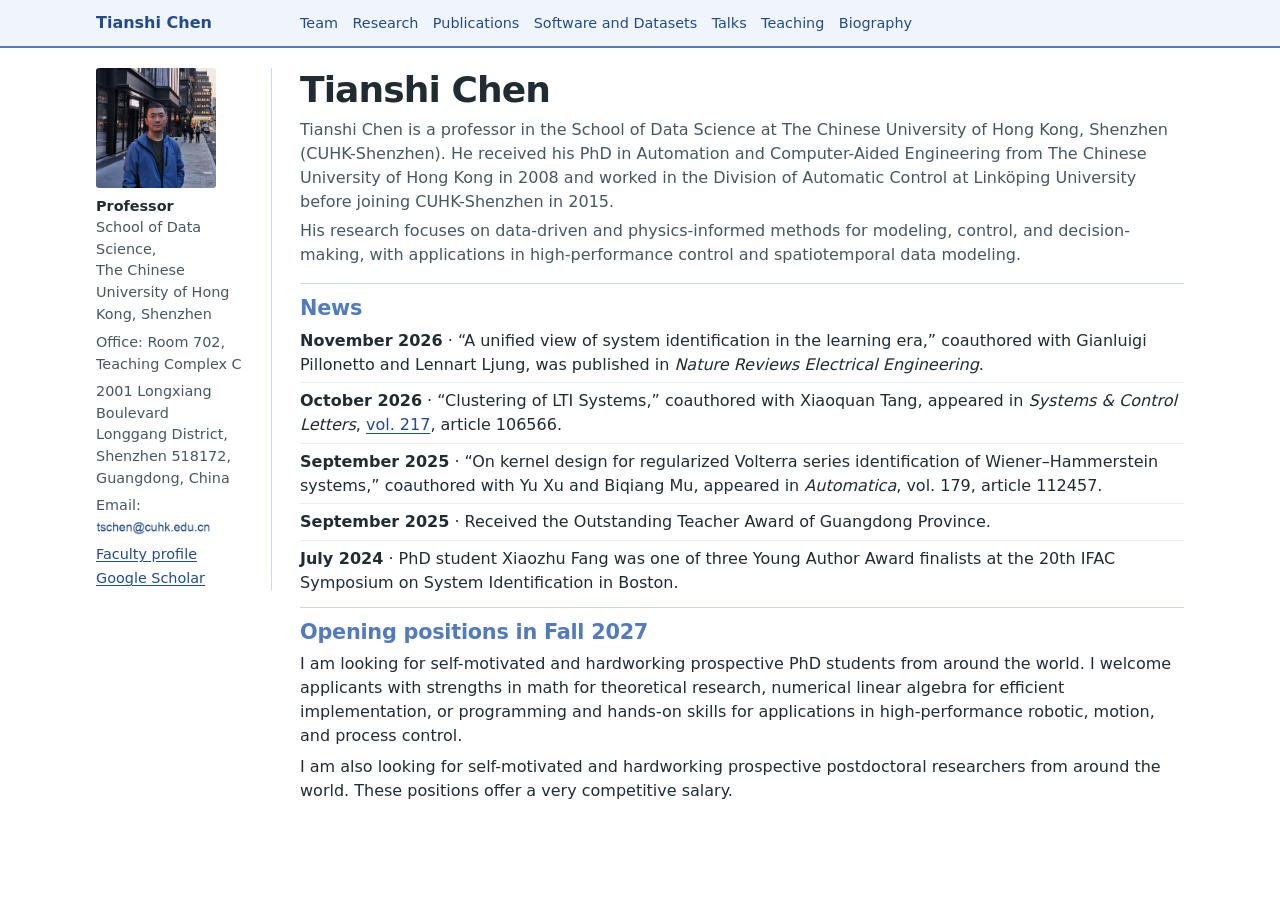
<file: index.html>
<!doctype html>
<html lang="en">
<head>
<meta charset="utf-8">
<meta name="viewport" content="width=device-width, initial-scale=1">
<meta name="description" content="Tianshi Chen, Professor at CUHK-Shenzhen. Research in data-driven and physics-informed modeling, control, and decision-making.">
<title>Tianshi Chen | Professor, CUHK-Shenzhen</title>
<link rel="stylesheet" href="styles.css?v=blue-2">
</head>
<body id="top">
<a class="skip" href="#main">Skip to content</a>
<header class="top"><div class="wrap">
<a class="brand" href="#top">Tianshi Chen</a>
<nav aria-label="Main navigation"><a href="team.html">Team</a><a href="research.html">Research</a><a href="publications.html">Publications</a><a href="software-datasets.html">Software and Datasets</a><a href="talks.html">Talks</a><a href="teaching.html">Teaching</a><a href="biography.html">Biography</a></nav>
</div></header>
<div class="wrap page-layout">
<aside class="profile" aria-label="Academic profile">
<img class="portrait" src="portrait.jpg" alt="Tianshi Chen standing on a city street" width="800" height="638">
<div class="profile-details">
<p class="profile-role">Professor</p>
<p>School of Data Science,<br>The Chinese University of Hong Kong, Shenzhen</p>
<address class="profile-contact" id="contact">
<p>Office: Room 702, Teaching Complex C</p>
<p class="profile-email">2001 Longxiang Boulevard<br>
Longgang District, Shenzhen 518172,<br>
Guangdong, China</p>
<p class="profile-email">Email: <a href="mailto:tschen@cuhk.edu.cn"><img class="email-image" src="email-address.png?v=blue-1" alt="tschen@cuhk.edu.cn" width="286" height="34"></a></p>
</address>
<div class="profile-links">
<a href="https://sds.cuhk.edu.cn/en/teacher/265">Faculty profile</a>
<a href="https://scholar.google.com/citations?user=CO48-XMAAAAJ">Google Scholar</a>
</div>
</div>
</aside>
<main id="main">
<section class="page-heading" aria-labelledby="name">
<h1 id="name">Tianshi Chen</h1>
<p class="intro">Tianshi Chen is a professor in the School of Data Science at The Chinese University of Hong Kong, Shenzhen (CUHK-Shenzhen). He received his PhD in Automation and Computer-Aided Engineering from The Chinese University of Hong Kong in 2008 and worked in the Division of Automatic Control at Linköping University before joining CUHK-Shenzhen in 2015.</p>
<p>His research focuses on data-driven and physics-informed methods for modeling, control, and decision-making, with applications in high-performance control and spatiotemporal data modeling.</p>
</section>
<section class="section" id="news">
<h2>News</h2>
<ul class="rows">
<li><strong><time datetime="2026-11">November 2026</time></strong> · “A unified view of system identification in the learning era,” coauthored with Gianluigi Pillonetto and Lennart Ljung, was published in <em>Nature Reviews Electrical Engineering</em>.</li>
<li><strong><time datetime="2026-10">October 2026</time></strong> · “Clustering of LTI Systems,” coauthored with Xiaoquan Tang, appeared in <em>Systems &amp; Control Letters</em>, <a href="https://www.sciencedirect.com/journal/systems-and-control-letters/vol/217/suppl/C">vol. 217</a>, article 106566.</li>
<li><strong><time datetime="2025-09">September 2025</time></strong> · “On kernel design for regularized Volterra series identification of Wiener–Hammerstein systems,” coauthored with Yu Xu and Biqiang Mu, appeared in <em>Automatica</em>, vol. 179, article 112457.</li>
<li><strong><time datetime="2025-09">September 2025</time></strong> · Received the Outstanding Teacher Award of Guangdong Province.</li>
<li><strong><time datetime="2024-07">July 2024</time></strong> · PhD student Xiaozhu Fang was one of three Young Author Award finalists at the 20th IFAC Symposium on System Identification in Boston.</li>
</ul>
</section>
<section class="section content" id="opening-positions">
<h2>Opening positions in Fall 2027</h2>
<p>I am looking for self-motivated and hardworking prospective PhD students from around the world. I welcome applicants with strengths in math for theoretical research, numerical linear algebra for efficient implementation, or programming and hands-on skills for applications in high-performance robotic, motion, and process control.</p>
<p>I am also looking for self-motivated and hardworking prospective postdoctoral researchers from around the world. These positions offer a very competitive salary.</p>
</section>
</main>
</div>
</body>
</html>
</file>
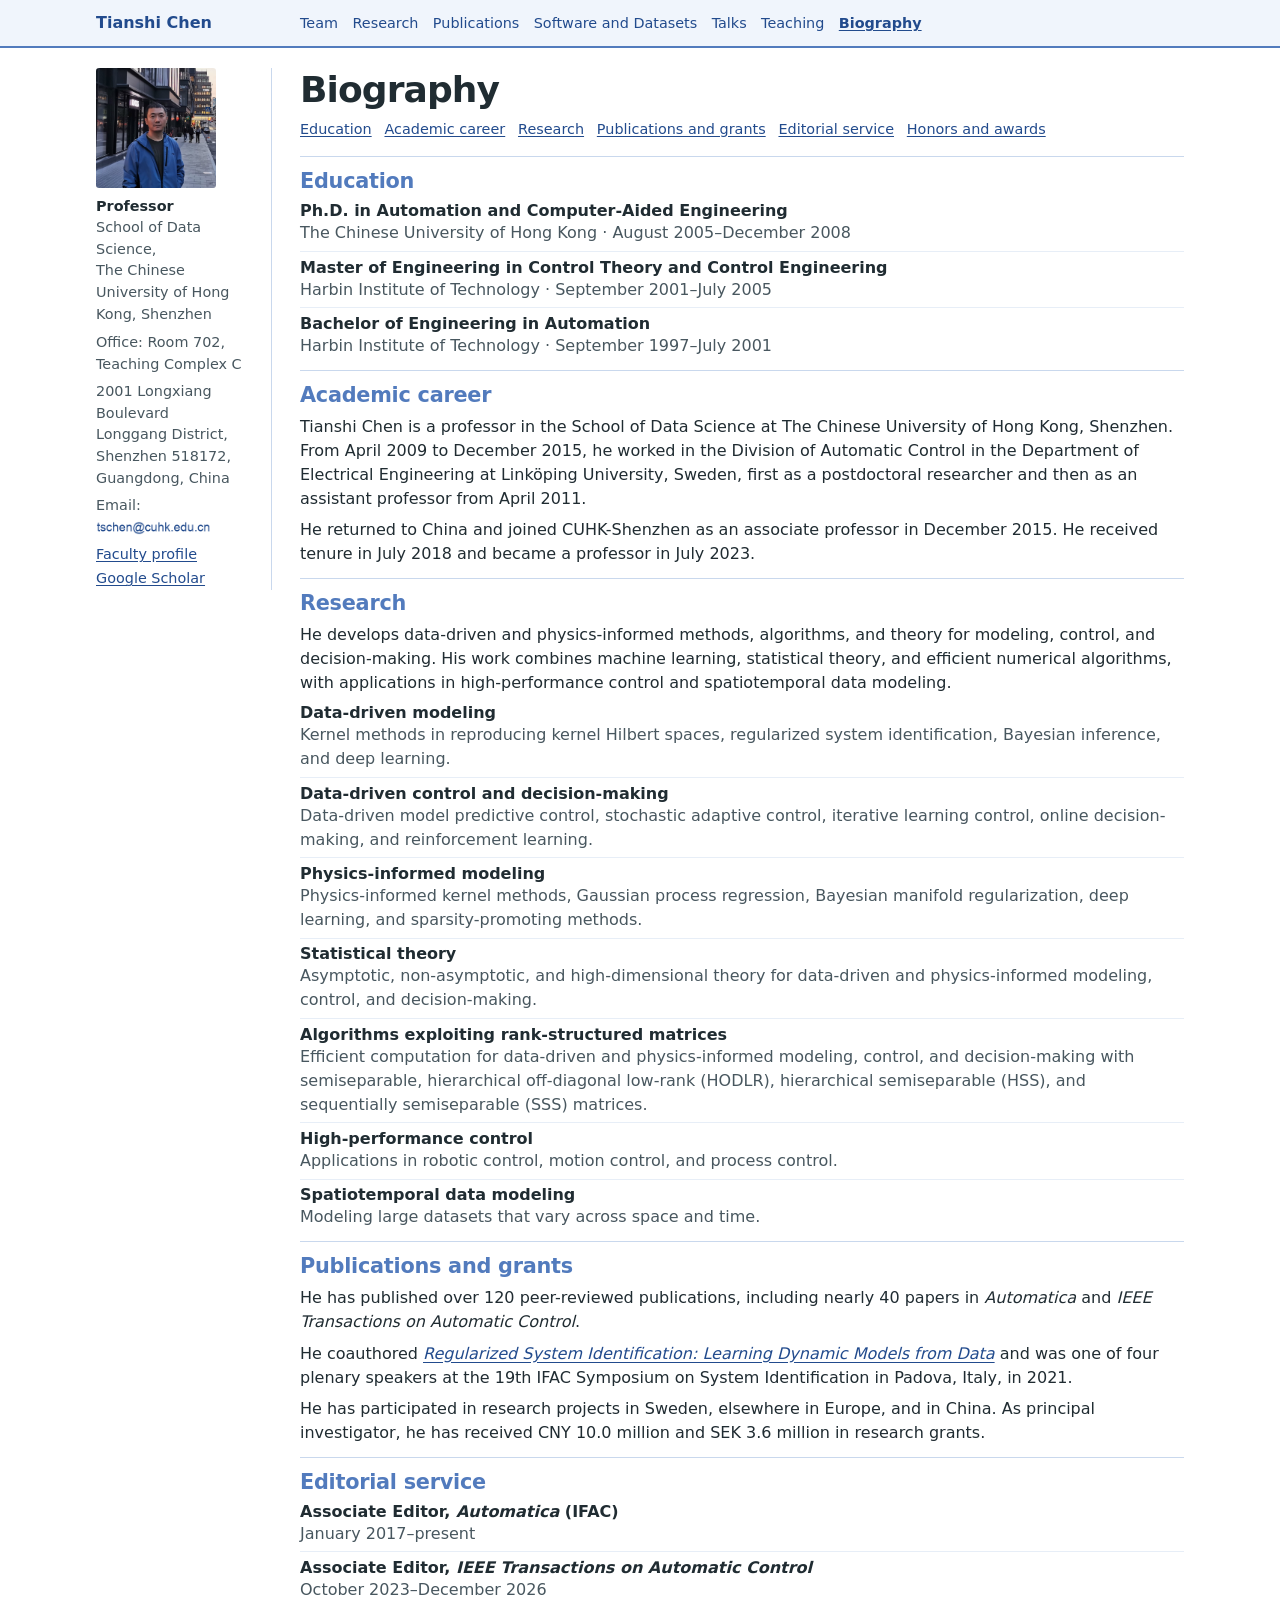
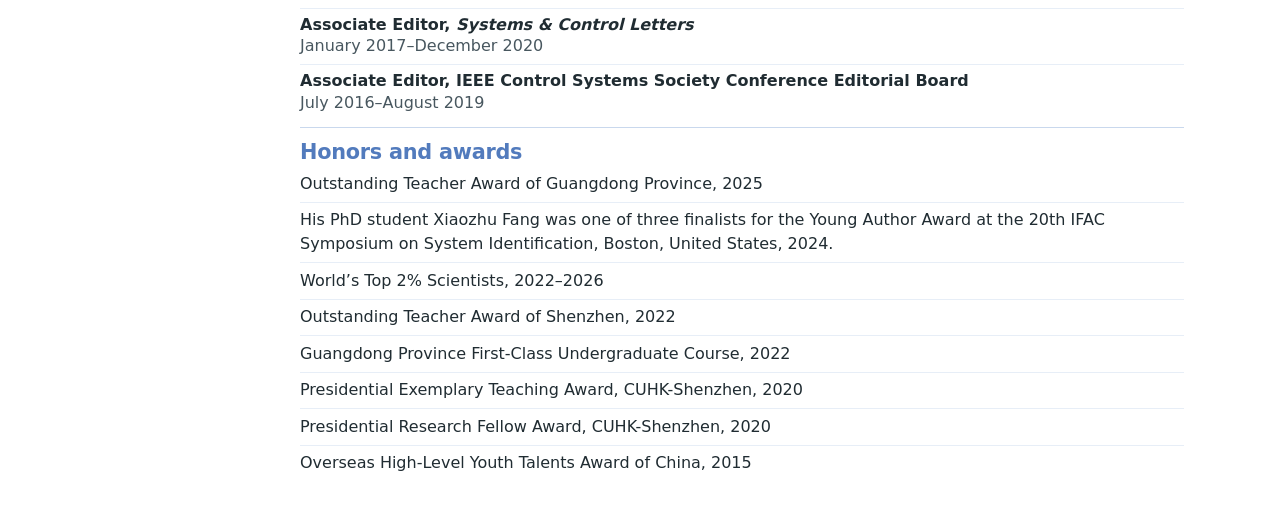
<file: biography.html>
<!doctype html>
<html lang="en">
<head>
<meta charset="utf-8">
<meta name="viewport" content="width=device-width, initial-scale=1">
<meta name="description" content="Tianshi Chen’s academic career, education, research, editorial service, and honors.">
<title>Biography | Tianshi Chen</title>
<link rel="stylesheet" href="styles.css?v=blue-2">
</head>
<body>
<a class="skip" href="#main">Skip to content</a>
<header class="top"><div class="wrap">
<a class="brand" href="index.html">Tianshi Chen</a>
<nav aria-label="Main navigation"><a href="team.html">Team</a><a href="research.html">Research</a><a href="publications.html">Publications</a><a href="software-datasets.html">Software and Datasets</a><a href="talks.html">Talks</a><a href="teaching.html">Teaching</a><a href="biography.html" aria-current="page">Biography</a></nav>
</div></header>
<div class="wrap page-layout">
<aside class="profile" aria-label="Academic profile">
<img class="portrait" src="portrait.jpg" alt="Tianshi Chen standing on a city street" width="800" height="638">
<div class="profile-details">
<p class="profile-role">Professor</p>
<p>School of Data Science,<br>The Chinese University of Hong Kong, Shenzhen</p>
<address class="profile-contact" id="contact">
<p>Office: Room 702, Teaching Complex C</p>
<p class="profile-email">2001 Longxiang Boulevard<br>
Longgang District, Shenzhen 518172,<br>
Guangdong, China</p>
<p class="profile-email">Email: <a href="mailto:tschen@cuhk.edu.cn"><img class="email-image" src="email-address.png?v=blue-1" alt="tschen@cuhk.edu.cn" width="286" height="34"></a></p>
</address>
<div class="profile-links">
<a href="https://sds.cuhk.edu.cn/en/teacher/265">Faculty profile</a>
<a href="https://scholar.google.com/citations?user=CO48-XMAAAAJ">Google Scholar</a>
</div>
</div>
</aside>
<main id="main">
<div class="page-heading">
<h1>Biography</h1>
<nav class="links" aria-label="Biography sections">
<a href="#education">Education</a><a href="#career">Academic career</a><a href="#research">Research</a><a href="#contributions">Publications and grants</a><a href="#editorial">Editorial service</a><a href="#honors">Honors and awards</a>
</nav>
</div>
<section class="section" id="education">
<h2>Education</h2>
<ul class="rows">
<li><h3>Ph.D. in Automation and Computer-Aided Engineering</h3><p>The Chinese University of Hong Kong · August 2005–December 2008</p></li>
<li><h3>Master of Engineering in Control Theory and Control Engineering</h3><p>Harbin Institute of Technology · September 2001–July 2005</p></li>
<li><h3>Bachelor of Engineering in Automation</h3><p>Harbin Institute of Technology · September 1997–July 2001</p></li>
</ul>
</section>
<section class="section content" id="career">
<h2>Academic career</h2>
<p>Tianshi Chen is a professor in the School of Data Science at The Chinese University of Hong Kong, Shenzhen. From April 2009 to December 2015, he worked in the Division of Automatic Control in the Department of Electrical Engineering at Linköping University, Sweden, first as a postdoctoral researcher and then as an assistant professor from April 2011.</p>
<p>He returned to China and joined CUHK-Shenzhen as an associate professor in December 2015. He received tenure in July 2018 and became a professor in July 2023.</p>
</section>
<section class="section" id="research">
<h2>Research</h2>
<p class="research-summary">He develops data-driven and physics-informed methods, algorithms, and theory for modeling, control, and decision-making. His work combines machine learning, statistical theory, and efficient numerical algorithms, with applications in high-performance control and spatiotemporal data modeling.</p>
<ul class="rows">
<li><h3>Data-driven modeling</h3><p>Kernel methods in reproducing kernel Hilbert spaces, regularized system identification, Bayesian inference, and deep learning.</p></li>
<li><h3>Data-driven control and decision-making</h3><p>Data-driven model predictive control, stochastic adaptive control, iterative learning control, online decision-making, and reinforcement learning.</p></li>
<li><h3>Physics-informed modeling</h3><p>Physics-informed kernel methods, Gaussian process regression, Bayesian manifold regularization, deep learning, and sparsity-promoting methods.</p></li>
<li><h3>Statistical theory</h3><p>Asymptotic, non-asymptotic, and high-dimensional theory for data-driven and physics-informed modeling, control, and decision-making.</p></li>
<li><h3>Algorithms exploiting rank-structured matrices</h3><p>Efficient computation for data-driven and physics-informed modeling, control, and decision-making with semiseparable, hierarchical off-diagonal low-rank (HODLR), hierarchical semiseparable (HSS), and sequentially semiseparable (SSS) matrices.</p></li>
<li><h3>High-performance control</h3><p>Applications in robotic control, motion control, and process control.</p></li>
<li><h3>Spatiotemporal data modeling</h3><p>Modeling large datasets that vary across space and time.</p></li>
</ul>
</section>
<section class="section content" id="contributions">
<h2>Publications and grants</h2>
<p>He has published over 120 peer-reviewed publications, including nearly 40 papers in <em>Automatica</em> and <em>IEEE Transactions on Automatic Control</em>.</p>
<p>He coauthored <em><a href="https://link.springer.com/book/10.1007/978-3-030-95860-2">Regularized System Identification: Learning Dynamic Models from Data</a></em> and was one of four plenary speakers at the 19th IFAC Symposium on System Identification in Padova, Italy, in 2021.</p>
<p>He has participated in research projects in Sweden, elsewhere in Europe, and in China. As principal investigator, he has received CNY 10.0 million and SEK 3.6 million in research grants.</p>
</section>
<section class="section" id="editorial">
<h2>Editorial service</h2>
<ul class="rows">
<li><h3>Associate Editor, <em>Automatica</em> (IFAC)</h3><p>January 2017–present</p></li>
<li><h3>Associate Editor, <em>IEEE Transactions on Automatic Control</em></h3><p>October 2023–December 2026</p></li>
<li><h3>Associate Editor, <em>Systems &amp; Control Letters</em></h3><p>January 2017–December 2020</p></li>
<li><h3>Associate Editor, IEEE Control Systems Society Conference Editorial Board</h3><p>July 2016–August 2019</p></li>
</ul>
</section>
<section class="section" id="honors">
<h2>Honors and awards</h2>
<ul class="rows">
<li>Outstanding Teacher Award of Guangdong Province, 2025</li>
<li>His PhD student Xiaozhu Fang was one of three finalists for the Young Author Award at the 20th IFAC Symposium on System Identification, Boston, United States, 2024.</li>
<li>World’s Top 2% Scientists, 2022–2026</li>
<li>Outstanding Teacher Award of Shenzhen, 2022</li>
<li>Guangdong Province First-Class Undergraduate Course, 2022</li>
<li>Presidential Exemplary Teaching Award, CUHK-Shenzhen, 2020</li>
<li>Presidential Research Fellow Award, CUHK-Shenzhen, 2020</li>
<li>Overseas High-Level Youth Talents Award of China, 2015</li>
</ul>
</section>
</main>
</div>
</body>
</html>
</file>
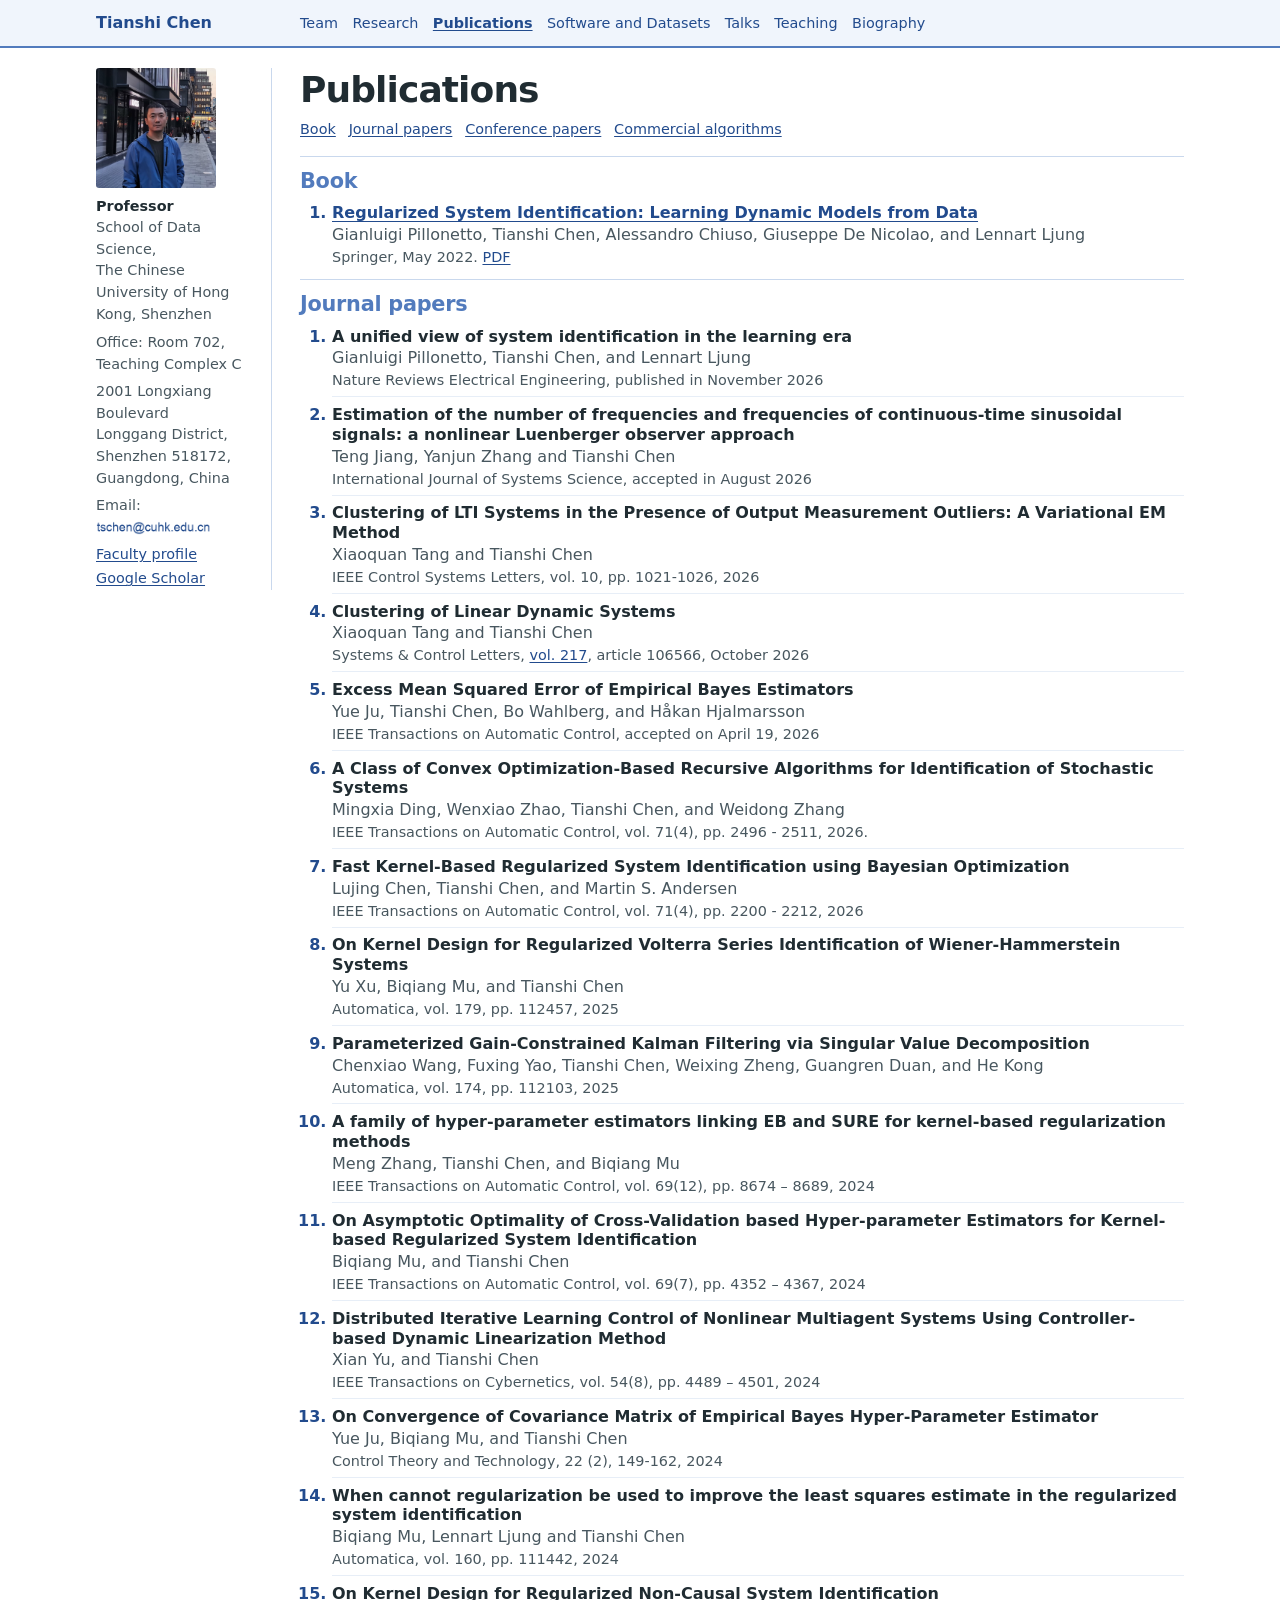
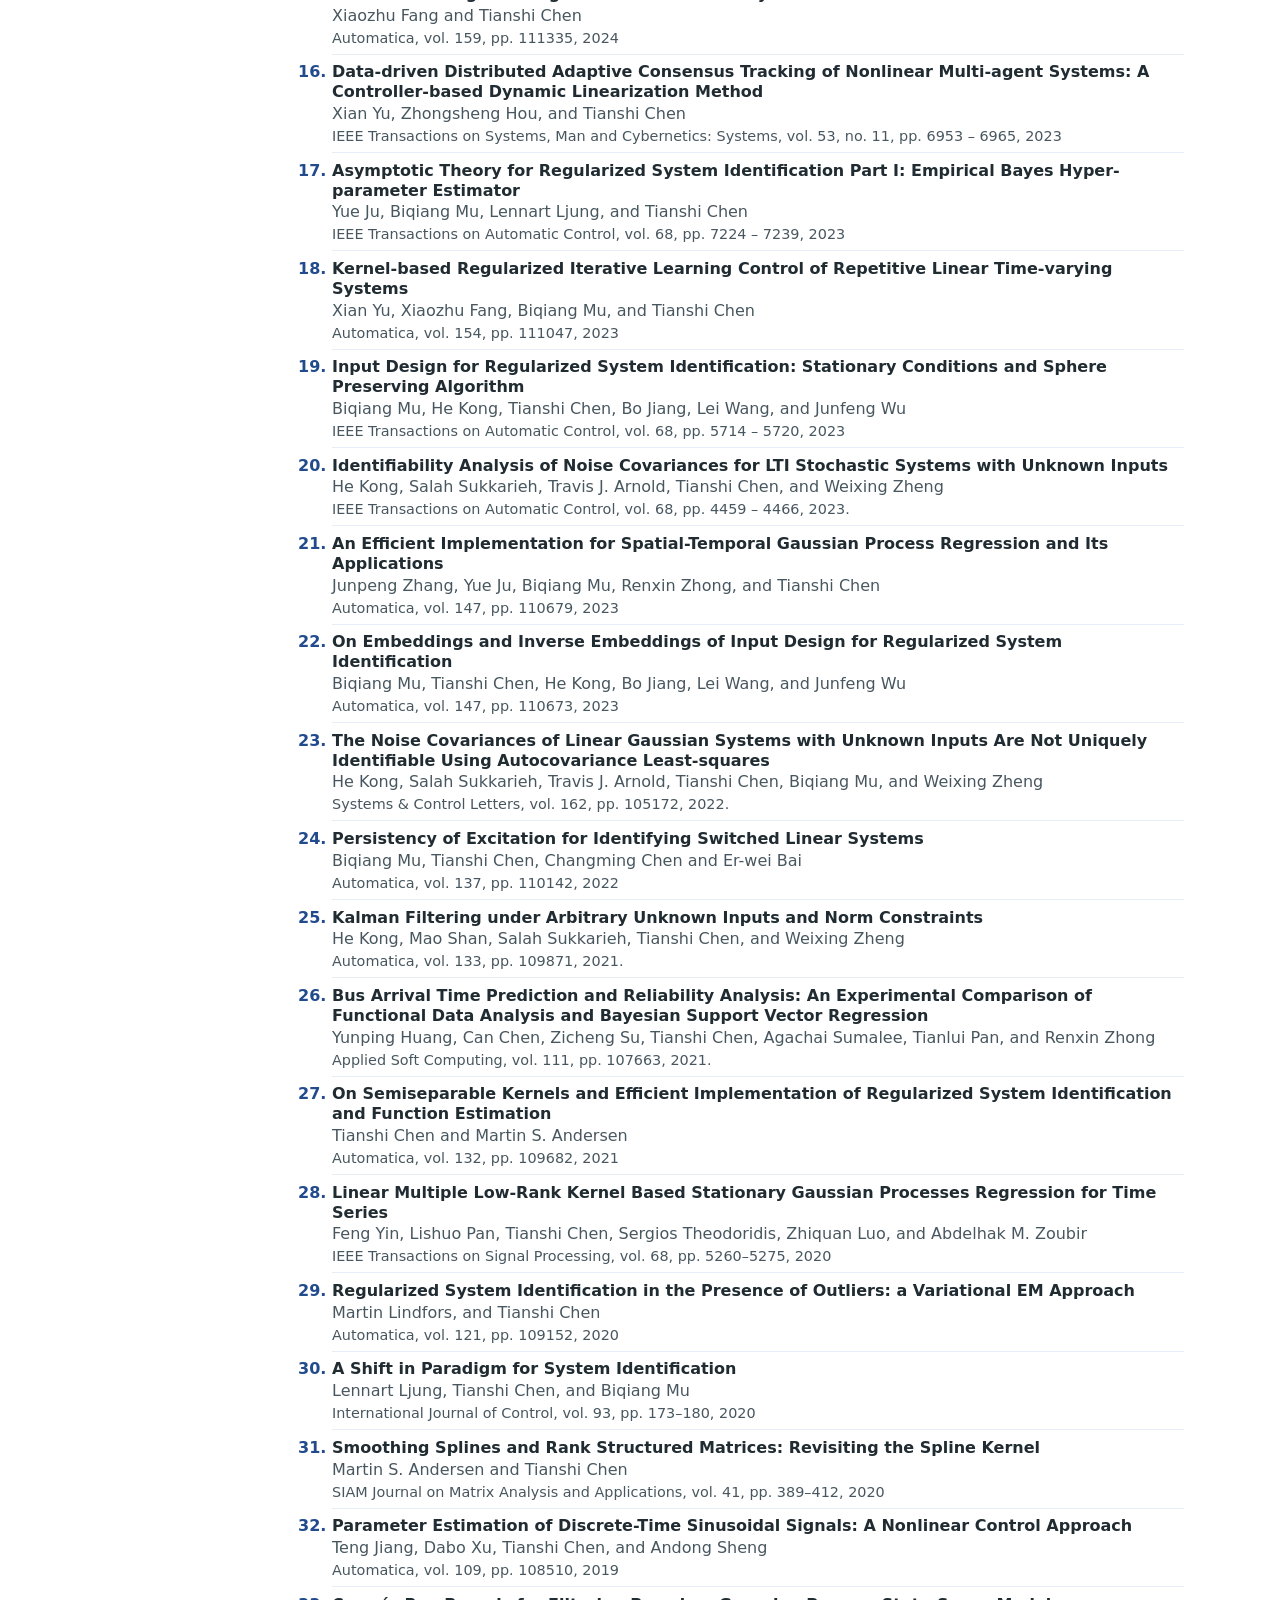
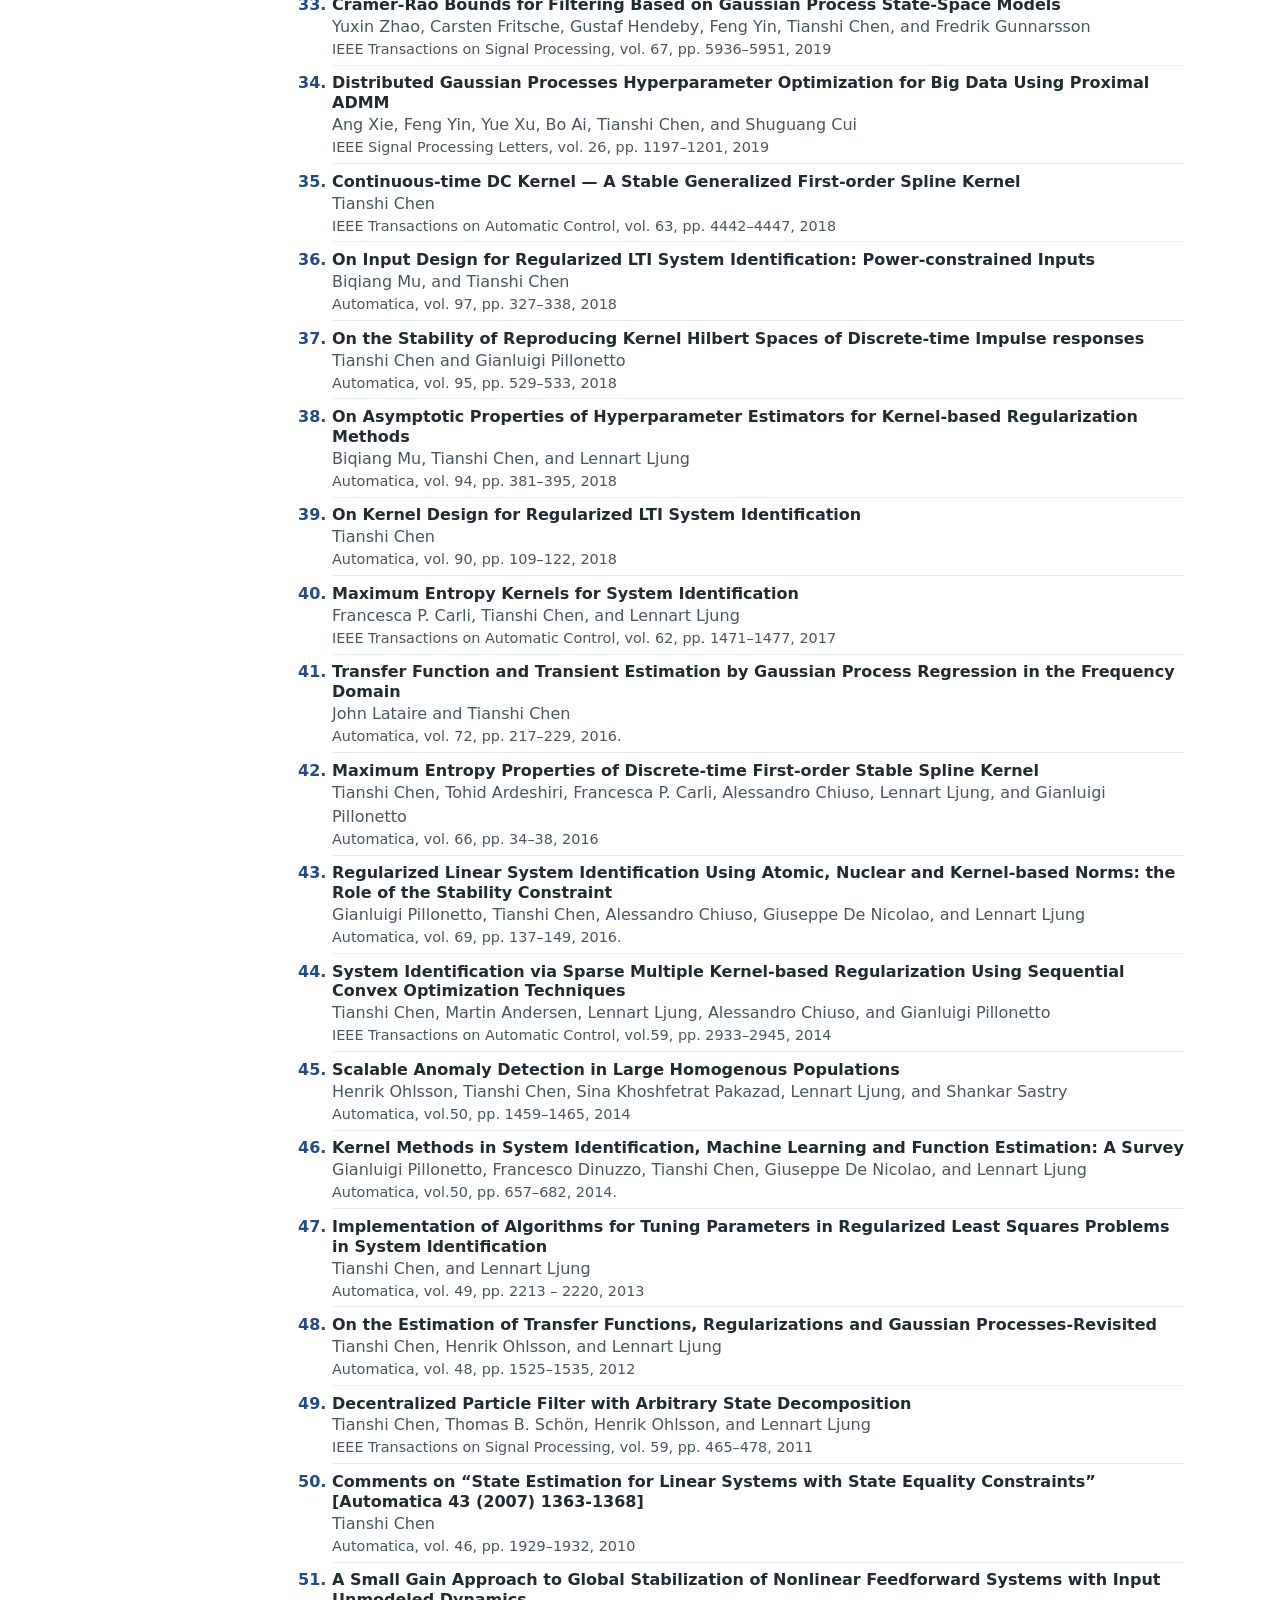
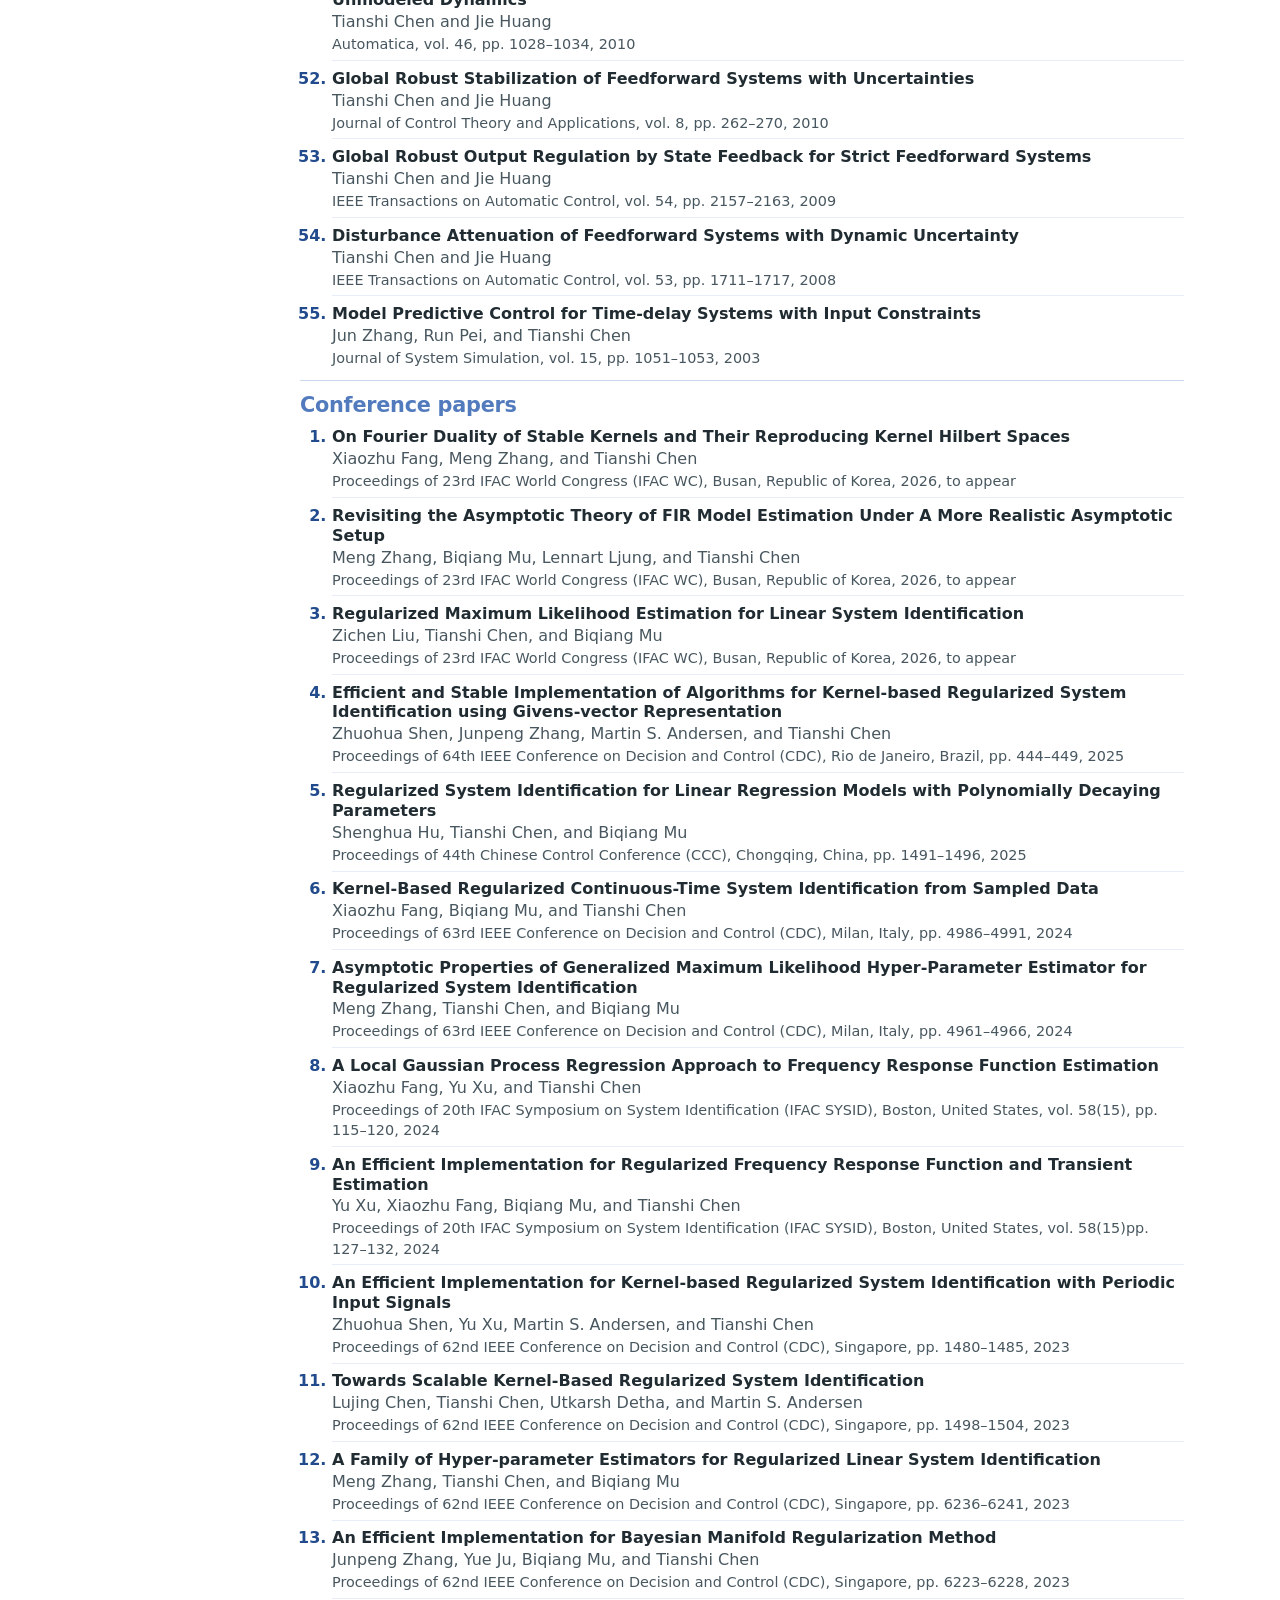
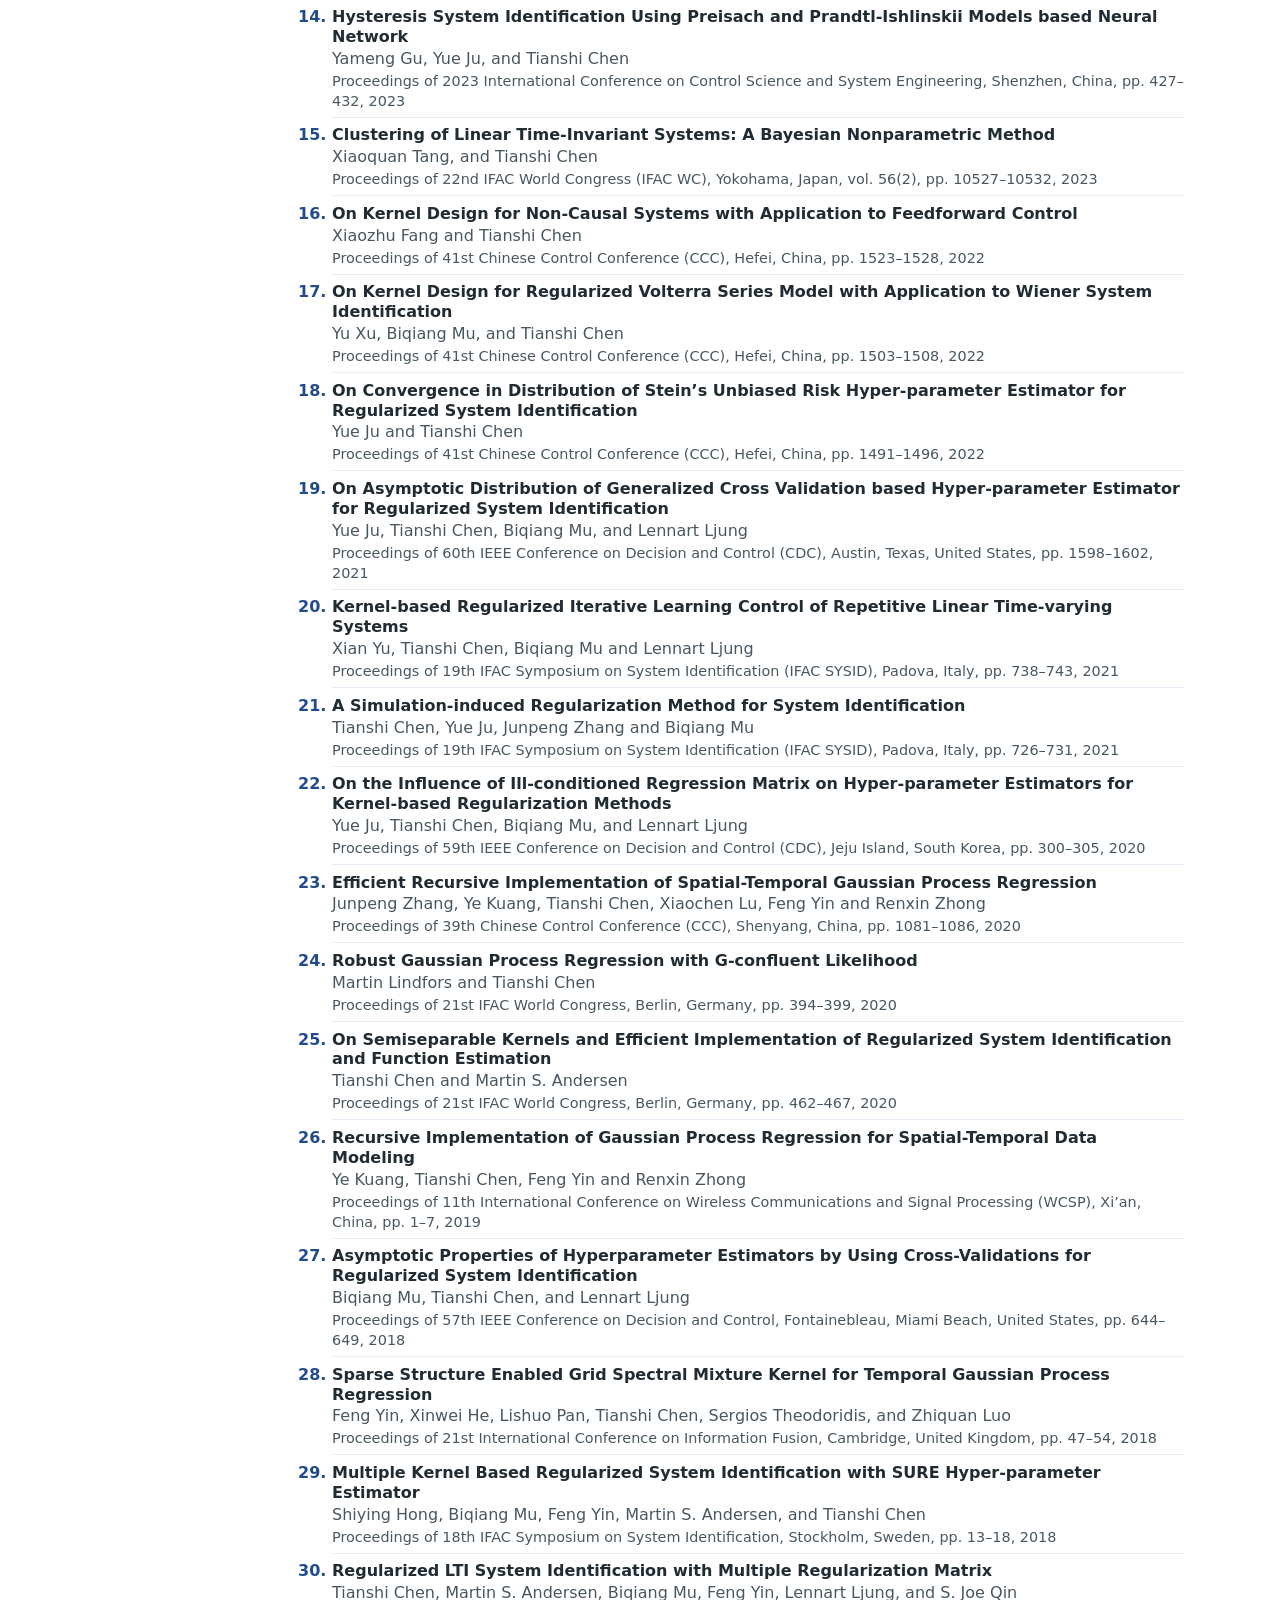
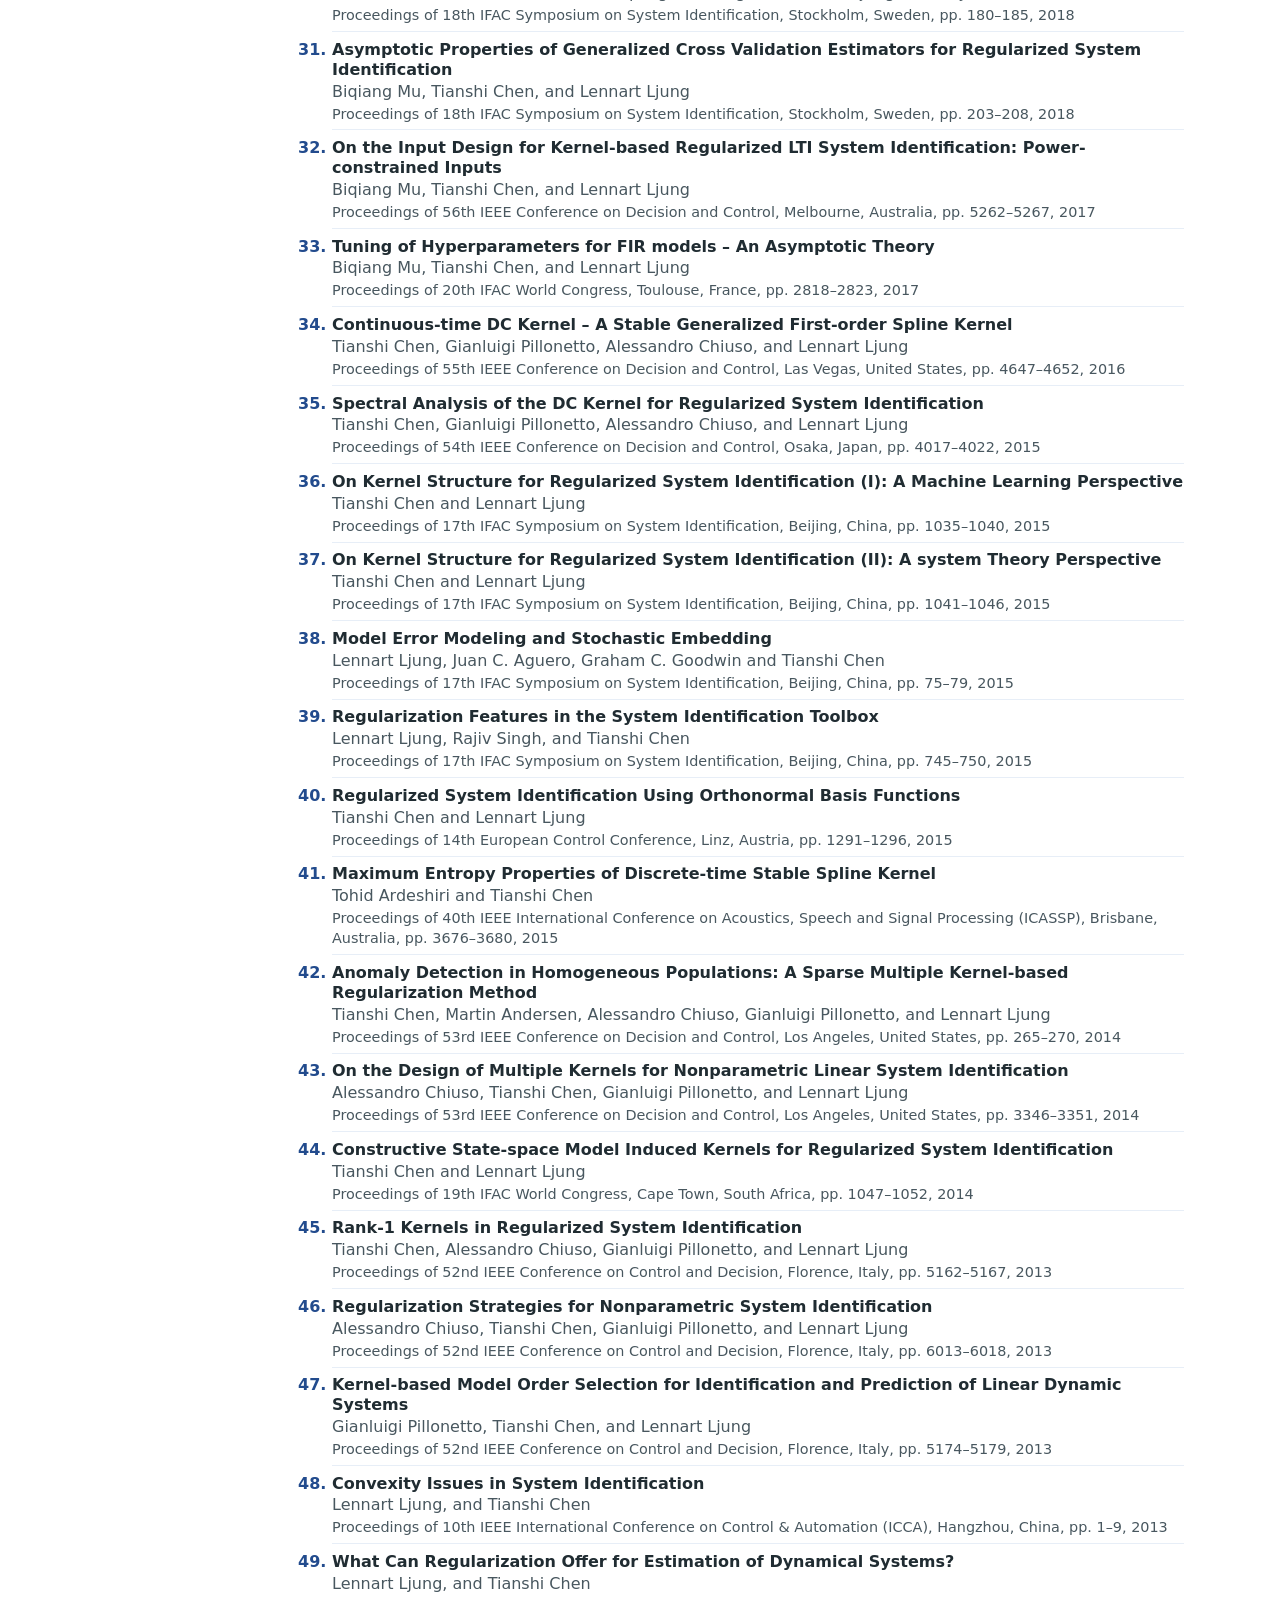
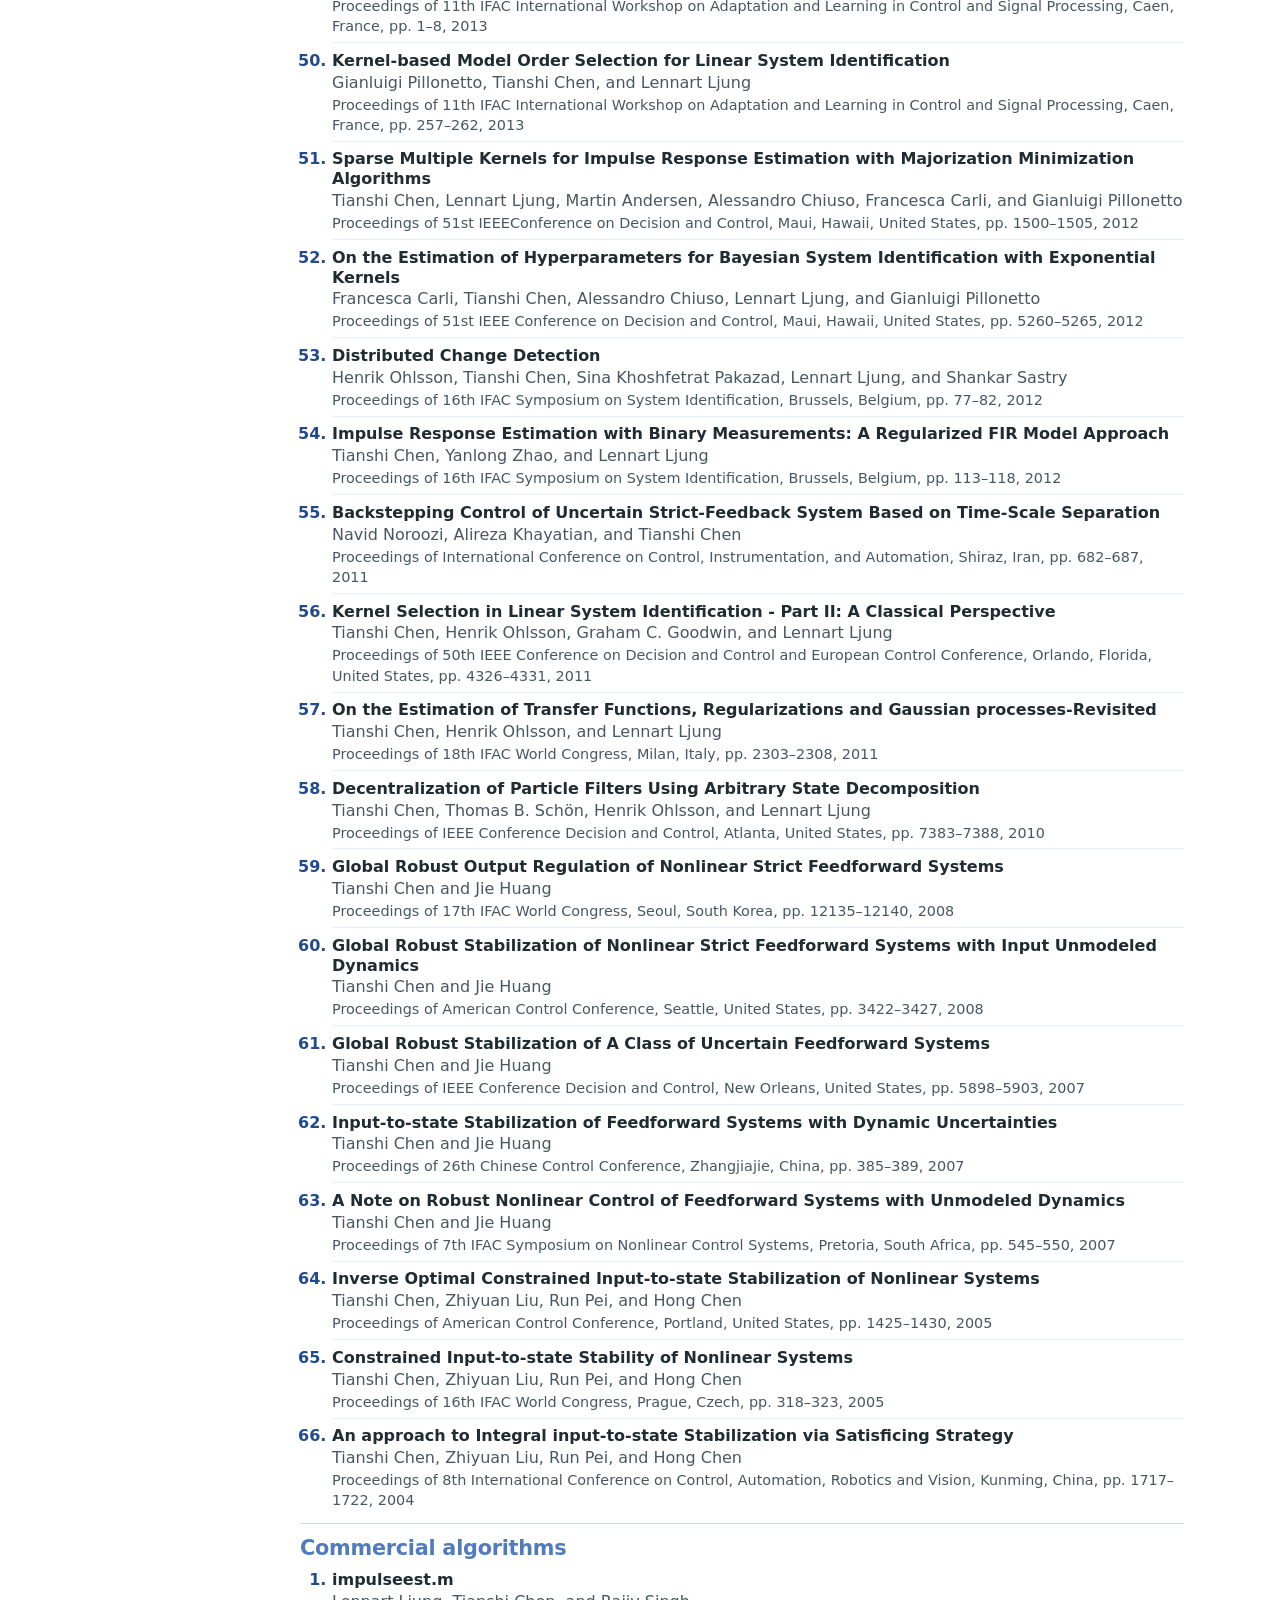
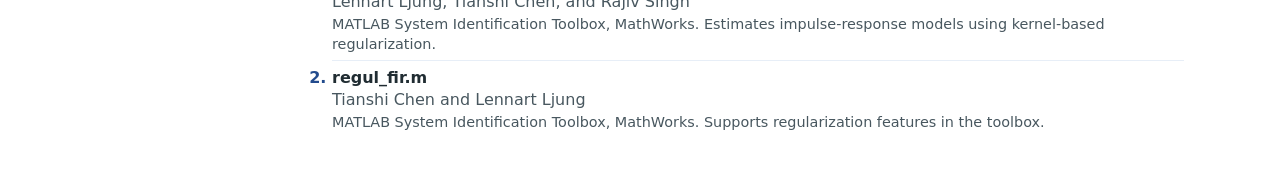
<file: publications.html>
<!doctype html>
<html lang="en">
<head>
<meta charset="utf-8">
<meta name="viewport" content="width=device-width, initial-scale=1">
<title>Publications | Tianshi Chen</title>
<link rel="stylesheet" href="styles.css?v=blue-2">
</head>
<body>
<a class="skip" href="#main">Skip to content</a>
<header class="top"><div class="wrap">
<a class="brand" href="index.html">Tianshi Chen</a>
<nav aria-label="Main navigation"><a href="team.html">Team</a><a href="research.html">Research</a><a href="publications.html" aria-current="page">Publications</a><a href="software-datasets.html">Software and Datasets</a><a href="talks.html">Talks</a><a href="teaching.html">Teaching</a><a href="biography.html">Biography</a></nav>
</div></header>
<div class="wrap page-layout">
<aside class="profile" aria-label="Academic profile">
<img class="portrait" src="portrait.jpg" alt="Tianshi Chen standing on a city street" width="800" height="638">
<div class="profile-details">
<p class="profile-role">Professor</p>
<p>School of Data Science,<br>The Chinese University of Hong Kong, Shenzhen</p>
<address class="profile-contact" id="contact">
<p>Office: Room 702, Teaching Complex C</p>
<p class="profile-email">2001 Longxiang Boulevard<br>
Longgang District, Shenzhen 518172,<br>
Guangdong, China</p>
<p class="profile-email">Email: <a href="mailto:tschen@cuhk.edu.cn"><img class="email-image" src="email-address.png?v=blue-1" alt="tschen@cuhk.edu.cn" width="286" height="34"></a></p>
</address>
<div class="profile-links">
<a href="https://sds.cuhk.edu.cn/en/teacher/265">Faculty profile</a>
<a href="https://scholar.google.com/citations?user=CO48-XMAAAAJ">Google Scholar</a>
</div>
</div>
</aside>
<main id="main">
<div class="page-heading"><h1>Publications</h1><nav class="links" aria-label="Publications sections"><a href="#book">Book</a><a href="#journals">Journal papers</a><a href="#conferences">Conference papers</a><a href="#software">Commercial algorithms</a></nav></div>
<section class="section" id="book">
<h2>Book</h2>
<ol class="rows numbered-list">
<li><h3><a href="https://link.springer.com/book/10.1007/978-3-030-95860-2">Regularized System Identification: Learning Dynamic Models from Data</a></h3><p>Gianluigi Pillonetto, Tianshi Chen, Alessandro Chiuso, Giuseppe De Nicolao, and Lennart Ljung</p><p class="meta">Springer, May 2022. <a href="files/regularized-system-identification.pdf">PDF</a></p></li>
</ol>
</section>
<section class="section" id="journals">
<h2>Journal papers</h2>
<ol class="rows numbered-list">
<li><h3>A unified view of system identification in the learning era</h3><p>Gianluigi Pillonetto, Tianshi Chen, and Lennart Ljung</p><p class="meta">Nature Reviews Electrical Engineering, published in November 2026</p></li>
<li><h3>Estimation of the number of frequencies and frequencies of continuous-time sinusoidal signals: a nonlinear Luenberger observer approach</h3><p>Teng Jiang, Yanjun Zhang and Tianshi Chen</p><p class="meta">International Journal of Systems Science, accepted in August 2026</p></li>
<li><h3>Clustering of LTI Systems in the Presence of Output Measurement Outliers: A Variational EM Method</h3><p>Xiaoquan Tang and Tianshi Chen</p><p class="meta">IEEE Control Systems Letters, vol. 10, pp. 1021-1026, 2026</p></li>
<li><h3>Clustering of Linear Dynamic Systems</h3><p>Xiaoquan Tang and Tianshi Chen</p><p class="meta">Systems &amp; Control Letters, <a href="https://www.sciencedirect.com/journal/systems-and-control-letters/vol/217/suppl/C">vol. 217</a>, article 106566, October 2026</p></li>
<li><h3>Excess Mean Squared Error of Empirical Bayes Estimators</h3><p>Yue Ju, Tianshi Chen, Bo Wahlberg, and Håkan Hjalmarsson</p><p class="meta">IEEE Transactions on Automatic Control, accepted on April 19, 2026</p></li>
<li><h3>A Class of Convex Optimization-Based Recursive Algorithms for Identification of Stochastic Systems</h3><p>Mingxia Ding, Wenxiao Zhao, Tianshi Chen, and Weidong Zhang</p><p class="meta">IEEE Transactions on Automatic Control, vol. 71(4), pp. 2496 - 2511, 2026.</p></li>
<li><h3>Fast Kernel-Based Regularized System Identification using Bayesian Optimization</h3><p>Lujing Chen, Tianshi Chen, and Martin S. Andersen</p><p class="meta">IEEE Transactions on Automatic Control, vol. 71(4), pp. 2200 - 2212, 2026</p></li>
<li><h3>On Kernel Design for Regularized Volterra Series Identification of Wiener-Hammerstein Systems</h3><p>Yu Xu, Biqiang Mu, and Tianshi Chen</p><p class="meta">Automatica, vol. 179, pp. 112457, 2025</p></li>
<li><h3>Parameterized Gain-Constrained Kalman Filtering via Singular Value Decomposition</h3><p>Chenxiao Wang, Fuxing Yao, Tianshi Chen, Weixing Zheng, Guangren Duan, and He Kong</p><p class="meta">Automatica, vol. 174, pp. 112103, 2025</p></li>
<li><h3>A family of hyper-parameter estimators linking EB and SURE for kernel-based regularization methods</h3><p>Meng Zhang, Tianshi Chen, and Biqiang Mu</p><p class="meta">IEEE Transactions on Automatic Control, vol. 69(12), pp. 8674 – 8689, 2024</p></li>
<li><h3>On Asymptotic Optimality of Cross-Validation based Hyper-parameter Estimators for Kernel-based Regularized System Identification</h3><p>Biqiang Mu, and Tianshi Chen</p><p class="meta">IEEE Transactions on Automatic Control, vol. 69(7), pp. 4352 – 4367, 2024</p></li>
<li><h3>Distributed Iterative Learning Control of Nonlinear Multiagent Systems Using Controller-based Dynamic Linearization Method</h3><p>Xian Yu, and Tianshi Chen</p><p class="meta">IEEE Transactions on Cybernetics, vol. 54(8), pp. 4489 – 4501, 2024</p></li>
<li><h3>On Convergence of Covariance Matrix of Empirical Bayes Hyper-Parameter Estimator</h3><p>Yue Ju, Biqiang Mu, and Tianshi Chen</p><p class="meta">Control Theory and Technology, 22 (2), 149-162, 2024</p></li>
<li><h3>When cannot regularization be used to improve the least squares estimate in the regularized system identification</h3><p>Biqiang Mu, Lennart Ljung and Tianshi Chen</p><p class="meta">Automatica, vol. 160, pp. 111442, 2024</p></li>
<li><h3>On Kernel Design for Regularized Non-Causal System Identification</h3><p>Xiaozhu Fang and Tianshi Chen</p><p class="meta">Automatica, vol. 159, pp. 111335, 2024</p></li>
<li><h3>Data-driven Distributed Adaptive Consensus Tracking of Nonlinear Multi-agent Systems: A Controller-based Dynamic Linearization Method</h3><p>Xian Yu, Zhongsheng Hou, and Tianshi Chen</p><p class="meta">IEEE Transactions on Systems, Man and Cybernetics: Systems, vol. 53, no. 11, pp. 6953 – 6965, 2023</p></li>
<li><h3>Asymptotic Theory for Regularized System Identification Part I: Empirical Bayes Hyper-parameter Estimator</h3><p>Yue Ju, Biqiang Mu, Lennart Ljung, and Tianshi Chen</p><p class="meta">IEEE Transactions on Automatic Control, vol. 68, pp. 7224 – 7239, 2023</p></li>
<li><h3>Kernel-based Regularized Iterative Learning Control of Repetitive Linear Time-varying Systems</h3><p>Xian Yu, Xiaozhu Fang, Biqiang Mu, and Tianshi Chen</p><p class="meta">Automatica, vol. 154, pp. 111047, 2023</p></li>
<li><h3>Input Design for Regularized System Identification: Stationary Conditions and Sphere Preserving Algorithm</h3><p>Biqiang Mu, He Kong, Tianshi Chen, Bo Jiang, Lei Wang, and Junfeng Wu</p><p class="meta">IEEE Transactions on Automatic Control, vol. 68, pp. 5714 – 5720, 2023</p></li>
<li><h3>Identifiability Analysis of Noise Covariances for LTI Stochastic Systems with Unknown Inputs</h3><p>He Kong, Salah Sukkarieh, Travis J. Arnold, Tianshi Chen, and Weixing Zheng</p><p class="meta">IEEE Transactions on Automatic Control, vol. 68, pp. 4459 – 4466, 2023.</p></li>
<li><h3>An Efficient Implementation for Spatial-Temporal Gaussian Process Regression and Its Applications</h3><p>Junpeng Zhang, Yue Ju, Biqiang Mu, Renxin Zhong, and Tianshi Chen</p><p class="meta">Automatica, vol. 147, pp. 110679, 2023</p></li>
<li><h3>On Embeddings and Inverse Embeddings of Input Design for Regularized System Identification</h3><p>Biqiang Mu, Tianshi Chen, He Kong, Bo Jiang, Lei Wang, and Junfeng Wu</p><p class="meta">Automatica, vol. 147, pp. 110673, 2023</p></li>
<li><h3>The Noise Covariances of Linear Gaussian Systems with Unknown Inputs Are Not Uniquely Identifiable Using Autocovariance Least-squares</h3><p>He Kong, Salah Sukkarieh, Travis J. Arnold, Tianshi Chen, Biqiang Mu, and Weixing Zheng</p><p class="meta">Systems &amp; Control Letters, vol. 162, pp. 105172, 2022.</p></li>
<li><h3>Persistency of Excitation for Identifying Switched Linear Systems</h3><p>Biqiang Mu, Tianshi Chen, Changming Chen and Er-wei Bai</p><p class="meta">Automatica, vol. 137, pp. 110142, 2022</p></li>
<li><h3>Kalman Filtering under Arbitrary Unknown Inputs and Norm Constraints</h3><p>He Kong, Mao Shan, Salah Sukkarieh, Tianshi Chen, and Weixing Zheng</p><p class="meta">Automatica, vol. 133, pp. 109871, 2021.</p></li>
<li><h3>Bus Arrival Time Prediction and Reliability Analysis: An Experimental Comparison of Functional Data Analysis and Bayesian Support Vector Regression</h3><p>Yunping Huang, Can Chen, Zicheng Su, Tianshi Chen, Agachai Sumalee, Tianlui Pan, and Renxin Zhong</p><p class="meta">Applied Soft Computing, vol. 111, pp. 107663, 2021.</p></li>
<li><h3>On Semiseparable Kernels and Efficient Implementation of Regularized System Identification and Function Estimation</h3><p>Tianshi Chen and Martin S. Andersen</p><p class="meta">Automatica, vol. 132, pp. 109682, 2021</p></li>
<li><h3>Linear Multiple Low-Rank Kernel Based Stationary Gaussian Processes Regression for Time Series</h3><p>Feng Yin, Lishuo Pan, Tianshi Chen, Sergios Theodoridis, Zhiquan Luo, and Abdelhak M. Zoubir</p><p class="meta">IEEE Transactions on Signal Processing, vol. 68, pp. 5260–5275, 2020</p></li>
<li><h3>Regularized System Identification in the Presence of Outliers: a Variational EM Approach</h3><p>Martin Lindfors, and Tianshi Chen</p><p class="meta">Automatica, vol. 121, pp. 109152, 2020</p></li>
<li><h3>A Shift in Paradigm for System Identification</h3><p>Lennart Ljung, Tianshi Chen, and Biqiang Mu</p><p class="meta">International Journal of Control, vol. 93, pp. 173–180, 2020</p></li>
<li><h3>Smoothing Splines and Rank Structured Matrices: Revisiting the Spline Kernel</h3><p>Martin S. Andersen and Tianshi Chen</p><p class="meta">SIAM Journal on Matrix Analysis and Applications, vol. 41, pp. 389–412, 2020</p></li>
<li><h3>Parameter Estimation of Discrete-Time Sinusoidal Signals: A Nonlinear Control Approach</h3><p>Teng Jiang, Dabo Xu, Tianshi Chen, and Andong Sheng</p><p class="meta">Automatica, vol. 109, pp. 108510, 2019</p></li>
<li><h3>Cramér-Rao Bounds for Filtering Based on Gaussian Process State-Space Models</h3><p>Yuxin Zhao, Carsten Fritsche, Gustaf Hendeby, Feng Yin, Tianshi Chen, and Fredrik Gunnarsson</p><p class="meta">IEEE Transactions on Signal Processing, vol. 67, pp. 5936–5951, 2019</p></li>
<li><h3>Distributed Gaussian Processes Hyperparameter Optimization for Big Data Using Proximal ADMM</h3><p>Ang Xie, Feng Yin, Yue Xu, Bo Ai, Tianshi Chen, and Shuguang Cui</p><p class="meta">IEEE Signal Processing Letters, vol. 26, pp. 1197–1201, 2019</p></li>
<li><h3>Continuous-time DC Kernel — A Stable Generalized First-order Spline Kernel</h3><p>Tianshi Chen</p><p class="meta">IEEE Transactions on Automatic Control, vol. 63, pp. 4442–4447, 2018</p></li>
<li><h3>On Input Design for Regularized LTI System Identification: Power-constrained Inputs</h3><p>Biqiang Mu, and Tianshi Chen</p><p class="meta">Automatica, vol. 97, pp. 327–338, 2018</p></li>
<li><h3>On the Stability of Reproducing Kernel Hilbert Spaces of Discrete-time Impulse responses</h3><p>Tianshi Chen and Gianluigi Pillonetto</p><p class="meta">Automatica, vol. 95, pp. 529–533, 2018</p></li>
<li><h3>On Asymptotic Properties of Hyperparameter Estimators for Kernel-based Regularization Methods</h3><p>Biqiang Mu, Tianshi Chen, and Lennart Ljung</p><p class="meta">Automatica, vol. 94, pp. 381–395, 2018</p></li>
<li><h3>On Kernel Design for Regularized LTI System Identification</h3><p>Tianshi Chen</p><p class="meta">Automatica, vol. 90, pp. 109–122, 2018</p></li>
<li><h3>Maximum Entropy Kernels for System Identification</h3><p>Francesca P. Carli, Tianshi Chen, and Lennart Ljung</p><p class="meta">IEEE Transactions on Automatic Control, vol. 62, pp. 1471–1477, 2017</p></li>
<li><h3>Transfer Function and Transient Estimation by Gaussian Process Regression in the Frequency Domain</h3><p>John Lataire and Tianshi Chen</p><p class="meta">Automatica, vol. 72, pp. 217–229, 2016.</p></li>
<li><h3>Maximum Entropy Properties of Discrete-time First-order Stable Spline Kernel</h3><p>Tianshi Chen, Tohid Ardeshiri, Francesca P. Carli, Alessandro Chiuso, Lennart Ljung, and Gianluigi Pillonetto</p><p class="meta">Automatica, vol. 66, pp. 34–38, 2016</p></li>
<li><h3>Regularized Linear System Identification Using Atomic, Nuclear and Kernel-based Norms: the Role of the Stability Constraint</h3><p>Gianluigi Pillonetto, Tianshi Chen, Alessandro Chiuso, Giuseppe De Nicolao, and Lennart Ljung</p><p class="meta">Automatica, vol. 69, pp. 137–149, 2016.</p></li>
<li><h3>System Identification via Sparse Multiple Kernel-based Regularization Using Sequential Convex Optimization Techniques</h3><p>Tianshi Chen, Martin Andersen, Lennart Ljung, Alessandro Chiuso, and Gianluigi Pillonetto</p><p class="meta">IEEE Transactions on Automatic Control, vol.59, pp. 2933–2945, 2014</p></li>
<li><h3>Scalable Anomaly Detection in Large Homogenous Populations</h3><p>Henrik Ohlsson, Tianshi Chen, Sina Khoshfetrat Pakazad, Lennart Ljung, and Shankar Sastry</p><p class="meta">Automatica, vol.50, pp. 1459–1465, 2014</p></li>
<li><h3>Kernel Methods in System Identification, Machine Learning and Function Estimation: A Survey</h3><p>Gianluigi Pillonetto, Francesco Dinuzzo, Tianshi Chen, Giuseppe De Nicolao, and Lennart Ljung</p><p class="meta">Automatica, vol.50, pp. 657–682, 2014.</p></li>
<li><h3>Implementation of Algorithms for Tuning Parameters in Regularized Least Squares Problems in System Identification</h3><p>Tianshi Chen, and Lennart Ljung</p><p class="meta">Automatica, vol. 49, pp. 2213 – 2220, 2013</p></li>
<li><h3>On the Estimation of Transfer Functions, Regularizations and Gaussian Processes-Revisited</h3><p>Tianshi Chen, Henrik Ohlsson, and Lennart Ljung</p><p class="meta">Automatica, vol. 48, pp. 1525–1535, 2012</p></li>
<li><h3>Decentralized Particle Filter with Arbitrary State Decomposition</h3><p>Tianshi Chen, Thomas B. Schön, Henrik Ohlsson, and Lennart Ljung</p><p class="meta">IEEE Transactions on Signal Processing, vol. 59, pp. 465–478, 2011</p></li>
<li><h3>Comments on “State Estimation for Linear Systems with State Equality Constraints” [Automatica 43 (2007) 1363-1368]</h3><p>Tianshi Chen</p><p class="meta">Automatica, vol. 46, pp. 1929–1932, 2010</p></li>
<li><h3>A Small Gain Approach to Global Stabilization of Nonlinear Feedforward Systems with Input Unmodeled Dynamics</h3><p>Tianshi Chen and Jie Huang</p><p class="meta">Automatica, vol. 46, pp. 1028–1034, 2010</p></li>
<li><h3>Global Robust Stabilization of Feedforward Systems with Uncertainties</h3><p>Tianshi Chen and Jie Huang</p><p class="meta">Journal of Control Theory and Applications, vol. 8, pp. 262–270, 2010</p></li>
<li><h3>Global Robust Output Regulation by State Feedback for Strict Feedforward Systems</h3><p>Tianshi Chen and Jie Huang</p><p class="meta">IEEE Transactions on Automatic Control, vol. 54, pp. 2157–2163, 2009</p></li>
<li><h3>Disturbance Attenuation of Feedforward Systems with Dynamic Uncertainty</h3><p>Tianshi Chen and Jie Huang</p><p class="meta">IEEE Transactions on Automatic Control, vol. 53, pp. 1711–1717, 2008</p></li>
<li><h3>Model Predictive Control for Time-delay Systems with Input Constraints</h3><p>Jun Zhang, Run Pei, and Tianshi Chen</p><p class="meta">Journal of System Simulation, vol. 15, pp. 1051–1053, 2003</p></li>
</ol>
</section>
<section class="section" id="conferences">
<h2>Conference papers</h2>
<ol class="rows numbered-list">
<li><h3>On Fourier Duality of Stable Kernels and Their Reproducing Kernel Hilbert Spaces</h3><p>Xiaozhu Fang, Meng Zhang, and Tianshi Chen</p><p class="meta">Proceedings of 23rd IFAC World Congress (IFAC WC), Busan, Republic of Korea, 2026, to appear</p></li>
<li><h3>Revisiting the Asymptotic Theory of FIR Model Estimation Under A More Realistic Asymptotic Setup</h3><p>Meng Zhang, Biqiang Mu, Lennart Ljung, and Tianshi Chen</p><p class="meta">Proceedings of 23rd IFAC World Congress (IFAC WC), Busan, Republic of Korea, 2026, to appear</p></li>
<li><h3>Regularized Maximum Likelihood Estimation for Linear System Identification</h3><p>Zichen Liu, Tianshi Chen, and Biqiang Mu</p><p class="meta">Proceedings of 23rd IFAC World Congress (IFAC WC), Busan, Republic of Korea, 2026, to appear</p></li>
<li><h3>Efficient and Stable Implementation of Algorithms for Kernel-based Regularized System Identification using Givens-vector Representation</h3><p>Zhuohua Shen, Junpeng Zhang, Martin S. Andersen, and Tianshi Chen</p><p class="meta">Proceedings of 64th IEEE Conference on Decision and Control (CDC), Rio de Janeiro, Brazil, pp. 444–449, 2025</p></li>
<li><h3>Regularized System Identification for Linear Regression Models with Polynomially Decaying Parameters</h3><p>Shenghua Hu, Tianshi Chen, and Biqiang Mu</p><p class="meta">Proceedings of 44th Chinese Control Conference (CCC), Chongqing, China, pp. 1491–1496, 2025</p></li>
<li><h3>Kernel-Based Regularized Continuous-Time System Identification from Sampled Data</h3><p>Xiaozhu Fang, Biqiang Mu, and Tianshi Chen</p><p class="meta">Proceedings of 63rd IEEE Conference on Decision and Control (CDC), Milan, Italy, pp. 4986–4991, 2024</p></li>
<li><h3>Asymptotic Properties of Generalized Maximum Likelihood Hyper-Parameter Estimator for Regularized System Identification</h3><p>Meng Zhang, Tianshi Chen, and Biqiang Mu</p><p class="meta">Proceedings of 63rd IEEE Conference on Decision and Control (CDC), Milan, Italy, pp. 4961–4966, 2024</p></li>
<li><h3>A Local Gaussian Process Regression Approach to Frequency Response Function Estimation</h3><p>Xiaozhu Fang, Yu Xu, and Tianshi Chen</p><p class="meta">Proceedings of 20th IFAC Symposium on System Identification (IFAC SYSID), Boston, United States, vol. 58(15), pp. 115–120, 2024</p></li>
<li><h3>An Efficient Implementation for Regularized Frequency Response Function and Transient Estimation</h3><p>Yu Xu, Xiaozhu Fang, Biqiang Mu, and Tianshi Chen</p><p class="meta">Proceedings of 20th IFAC Symposium on System Identification (IFAC SYSID), Boston, United States, vol. 58(15)pp. 127–132, 2024</p></li>
<li><h3>An Efficient Implementation for Kernel-based Regularized System Identification with Periodic Input Signals</h3><p>Zhuohua Shen, Yu Xu, Martin S. Andersen, and Tianshi Chen</p><p class="meta">Proceedings of 62nd IEEE Conference on Decision and Control (CDC), Singapore, pp. 1480–1485, 2023</p></li>
<li><h3>Towards Scalable Kernel-Based Regularized System Identification</h3><p>Lujing Chen, Tianshi Chen, Utkarsh Detha, and Martin S. Andersen</p><p class="meta">Proceedings of 62nd IEEE Conference on Decision and Control (CDC), Singapore, pp. 1498–1504, 2023</p></li>
<li><h3>A Family of Hyper-parameter Estimators for Regularized Linear System Identification</h3><p>Meng Zhang, Tianshi Chen, and Biqiang Mu</p><p class="meta">Proceedings of 62nd IEEE Conference on Decision and Control (CDC), Singapore, pp. 6236–6241, 2023</p></li>
<li><h3>An Efficient Implementation for Bayesian Manifold Regularization Method</h3><p>Junpeng Zhang, Yue Ju, Biqiang Mu, and Tianshi Chen</p><p class="meta">Proceedings of 62nd IEEE Conference on Decision and Control (CDC), Singapore, pp. 6223–6228, 2023</p></li>
<li><h3>Hysteresis System Identification Using Preisach and Prandtl-Ishlinskii Models based Neural Network</h3><p>Yameng Gu, Yue Ju, and Tianshi Chen</p><p class="meta">Proceedings of 2023 International Conference on Control Science and System Engineering, Shenzhen, China, pp. 427–432, 2023</p></li>
<li><h3>Clustering of Linear Time-Invariant Systems: A Bayesian Nonparametric Method</h3><p>Xiaoquan Tang, and Tianshi Chen</p><p class="meta">Proceedings of 22nd IFAC World Congress (IFAC WC), Yokohama, Japan, vol. 56(2), pp. 10527–10532, 2023</p></li>
<li><h3>On Kernel Design for Non-Causal Systems with Application to Feedforward Control</h3><p>Xiaozhu Fang and Tianshi Chen</p><p class="meta">Proceedings of 41st Chinese Control Conference (CCC), Hefei, China, pp. 1523–1528, 2022</p></li>
<li><h3>On Kernel Design for Regularized Volterra Series Model with Application to Wiener System Identification</h3><p>Yu Xu, Biqiang Mu, and Tianshi Chen</p><p class="meta">Proceedings of 41st Chinese Control Conference (CCC), Hefei, China, pp. 1503–1508, 2022</p></li>
<li><h3>On Convergence in Distribution of Stein’s Unbiased Risk Hyper-parameter Estimator for Regularized System Identification</h3><p>Yue Ju and Tianshi Chen</p><p class="meta">Proceedings of 41st Chinese Control Conference (CCC), Hefei, China, pp. 1491–1496, 2022</p></li>
<li><h3>On Asymptotic Distribution of Generalized Cross Validation based Hyper-parameter Estimator for Regularized System Identification</h3><p>Yue Ju, Tianshi Chen, Biqiang Mu, and Lennart Ljung</p><p class="meta">Proceedings of 60th IEEE Conference on Decision and Control (CDC), Austin, Texas, United States, pp. 1598–1602, 2021</p></li>
<li><h3>Kernel-based Regularized Iterative Learning Control of Repetitive Linear Time-varying Systems</h3><p>Xian Yu, Tianshi Chen, Biqiang Mu and Lennart Ljung</p><p class="meta">Proceedings of 19th IFAC Symposium on System Identification (IFAC SYSID), Padova, Italy, pp. 738–743, 2021</p></li>
<li><h3>A Simulation-induced Regularization Method for System Identification</h3><p>Tianshi Chen, Yue Ju, Junpeng Zhang and Biqiang Mu</p><p class="meta">Proceedings of 19th IFAC Symposium on System Identification (IFAC SYSID), Padova, Italy, pp. 726–731, 2021</p></li>
<li><h3>On the Influence of Ill-conditioned Regression Matrix on Hyper-parameter Estimators for Kernel-based Regularization Methods</h3><p>Yue Ju, Tianshi Chen, Biqiang Mu, and Lennart Ljung</p><p class="meta">Proceedings of 59th IEEE Conference on Decision and Control (CDC), Jeju Island, South Korea, pp. 300–305, 2020</p></li>
<li><h3>Efficient Recursive Implementation of Spatial-Temporal Gaussian Process Regression</h3><p>Junpeng Zhang, Ye Kuang, Tianshi Chen, Xiaochen Lu, Feng Yin and Renxin Zhong</p><p class="meta">Proceedings of 39th Chinese Control Conference (CCC), Shenyang, China, pp. 1081–1086, 2020</p></li>
<li><h3>Robust Gaussian Process Regression with G-confluent Likelihood</h3><p>Martin Lindfors and Tianshi Chen</p><p class="meta">Proceedings of 21st IFAC World Congress, Berlin, Germany, pp. 394–399, 2020</p></li>
<li><h3>On Semiseparable Kernels and Efficient Implementation of Regularized System Identification and Function Estimation</h3><p>Tianshi Chen and Martin S. Andersen</p><p class="meta">Proceedings of 21st IFAC World Congress, Berlin, Germany, pp. 462–467, 2020</p></li>
<li><h3>Recursive Implementation of Gaussian Process Regression for Spatial-Temporal Data Modeling</h3><p>Ye Kuang, Tianshi Chen, Feng Yin and Renxin Zhong</p><p class="meta">Proceedings of 11th International Conference on Wireless Communications and Signal Processing (WCSP), Xi’an, China, pp. 1–7, 2019</p></li>
<li><h3>Asymptotic Properties of Hyperparameter Estimators by Using Cross-Validations for Regularized System Identification</h3><p>Biqiang Mu, Tianshi Chen, and Lennart Ljung</p><p class="meta">Proceedings of 57th IEEE Conference on Decision and Control, Fontainebleau, Miami Beach, United States, pp. 644–649, 2018</p></li>
<li><h3>Sparse Structure Enabled Grid Spectral Mixture Kernel for Temporal Gaussian Process Regression</h3><p>Feng Yin, Xinwei He, Lishuo Pan, Tianshi Chen, Sergios Theodoridis, and Zhiquan Luo</p><p class="meta">Proceedings of 21st International Conference on Information Fusion, Cambridge, United Kingdom, pp. 47–54, 2018</p></li>
<li><h3>Multiple Kernel Based Regularized System Identification with SURE Hyper-parameter Estimator</h3><p>Shiying Hong, Biqiang Mu, Feng Yin, Martin S. Andersen, and Tianshi Chen</p><p class="meta">Proceedings of 18th IFAC Symposium on System Identification, Stockholm, Sweden, pp. 13–18, 2018</p></li>
<li><h3>Regularized LTI System Identification with Multiple Regularization Matrix</h3><p>Tianshi Chen, Martin S. Andersen, Biqiang Mu, Feng Yin, Lennart Ljung, and S. Joe Qin</p><p class="meta">Proceedings of 18th IFAC Symposium on System Identification, Stockholm, Sweden, pp. 180–185, 2018</p></li>
<li><h3>Asymptotic Properties of Generalized Cross Validation Estimators for Regularized System Identification</h3><p>Biqiang Mu, Tianshi Chen, and Lennart Ljung</p><p class="meta">Proceedings of 18th IFAC Symposium on System Identification, Stockholm, Sweden, pp. 203–208, 2018</p></li>
<li><h3>On the Input Design for Kernel-based Regularized LTI System Identification: Power-constrained Inputs</h3><p>Biqiang Mu, Tianshi Chen, and Lennart Ljung</p><p class="meta">Proceedings of 56th IEEE Conference on Decision and Control, Melbourne, Australia, pp. 5262–5267, 2017</p></li>
<li><h3>Tuning of Hyperparameters for FIR models – An Asymptotic Theory</h3><p>Biqiang Mu, Tianshi Chen, and Lennart Ljung</p><p class="meta">Proceedings of 20th IFAC World Congress, Toulouse, France, pp. 2818–2823, 2017</p></li>
<li><h3>Continuous-time DC Kernel – A Stable Generalized First-order Spline Kernel</h3><p>Tianshi Chen, Gianluigi Pillonetto, Alessandro Chiuso, and Lennart Ljung</p><p class="meta">Proceedings of 55th IEEE Conference on Decision and Control, Las Vegas, United States, pp. 4647–4652, 2016</p></li>
<li><h3>Spectral Analysis of the DC Kernel for Regularized System Identification</h3><p>Tianshi Chen, Gianluigi Pillonetto, Alessandro Chiuso, and Lennart Ljung</p><p class="meta">Proceedings of 54th IEEE Conference on Decision and Control, Osaka, Japan, pp. 4017–4022, 2015</p></li>
<li><h3>On Kernel Structure for Regularized System Identification (I): A Machine Learning Perspective</h3><p>Tianshi Chen and Lennart Ljung</p><p class="meta">Proceedings of 17th IFAC Symposium on System Identification, Beijing, China, pp. 1035–1040, 2015</p></li>
<li><h3>On Kernel Structure for Regularized System Identification (II): A system Theory Perspective</h3><p>Tianshi Chen and Lennart Ljung</p><p class="meta">Proceedings of 17th IFAC Symposium on System Identification, Beijing, China, pp. 1041–1046, 2015</p></li>
<li><h3>Model Error Modeling and Stochastic Embedding</h3><p>Lennart Ljung, Juan C. Aguero, Graham C. Goodwin and Tianshi Chen</p><p class="meta">Proceedings of 17th IFAC Symposium on System Identification, Beijing, China, pp. 75–79, 2015</p></li>
<li><h3>Regularization Features in the System Identification Toolbox</h3><p>Lennart Ljung, Rajiv Singh, and Tianshi Chen</p><p class="meta">Proceedings of 17th IFAC Symposium on System Identification, Beijing, China, pp. 745–750, 2015</p></li>
<li><h3>Regularized System Identification Using Orthonormal Basis Functions</h3><p>Tianshi Chen and Lennart Ljung</p><p class="meta">Proceedings of 14th European Control Conference, Linz, Austria, pp. 1291–1296, 2015</p></li>
<li><h3>Maximum Entropy Properties of Discrete-time Stable Spline Kernel</h3><p>Tohid Ardeshiri and Tianshi Chen</p><p class="meta">Proceedings of 40th IEEE International Conference on Acoustics, Speech and Signal Processing (ICASSP), Brisbane, Australia, pp. 3676–3680, 2015</p></li>
<li><h3>Anomaly Detection in Homogeneous Populations: A Sparse Multiple Kernel-based Regularization Method</h3><p>Tianshi Chen, Martin Andersen, Alessandro Chiuso, Gianluigi Pillonetto, and Lennart Ljung</p><p class="meta">Proceedings of 53rd IEEE Conference on Decision and Control, Los Angeles, United States, pp. 265–270, 2014</p></li>
<li><h3>On the Design of Multiple Kernels for Nonparametric Linear System Identification</h3><p>Alessandro Chiuso, Tianshi Chen, Gianluigi Pillonetto, and Lennart Ljung</p><p class="meta">Proceedings of 53rd IEEE Conference on Decision and Control, Los Angeles, United States, pp. 3346–3351, 2014</p></li>
<li><h3>Constructive State-space Model Induced Kernels for Regularized System Identification</h3><p>Tianshi Chen and Lennart Ljung</p><p class="meta">Proceedings of 19th IFAC World Congress, Cape Town, South Africa, pp. 1047–1052, 2014</p></li>
<li><h3>Rank-1 Kernels in Regularized System Identification</h3><p>Tianshi Chen, Alessandro Chiuso, Gianluigi Pillonetto, and Lennart Ljung</p><p class="meta">Proceedings of 52nd IEEE Conference on Control and Decision, Florence, Italy, pp. 5162–5167, 2013</p></li>
<li><h3>Regularization Strategies for Nonparametric System Identification</h3><p>Alessandro Chiuso, Tianshi Chen, Gianluigi Pillonetto, and Lennart Ljung</p><p class="meta">Proceedings of 52nd IEEE Conference on Control and Decision, Florence, Italy, pp. 6013–6018, 2013</p></li>
<li><h3>Kernel-based Model Order Selection for Identification and Prediction of Linear Dynamic Systems</h3><p>Gianluigi Pillonetto, Tianshi Chen, and Lennart Ljung</p><p class="meta">Proceedings of 52nd IEEE Conference on Control and Decision, Florence, Italy, pp. 5174–5179, 2013</p></li>
<li><h3>Convexity Issues in System Identification</h3><p>Lennart Ljung, and Tianshi Chen</p><p class="meta">Proceedings of 10th IEEE International Conference on Control &amp; Automation (ICCA), Hangzhou, China, pp. 1–9, 2013</p></li>
<li><h3>What Can Regularization Offer for Estimation of Dynamical Systems?</h3><p>Lennart Ljung, and Tianshi Chen</p><p class="meta">Proceedings of 11th IFAC International Workshop on Adaptation and Learning in Control and Signal Processing, Caen, France, pp. 1–8, 2013</p></li>
<li><h3>Kernel-based Model Order Selection for Linear System Identification</h3><p>Gianluigi Pillonetto, Tianshi Chen, and Lennart Ljung</p><p class="meta">Proceedings of 11th IFAC International Workshop on Adaptation and Learning in Control and Signal Processing, Caen, France, pp. 257–262, 2013</p></li>
<li><h3>Sparse Multiple Kernels for Impulse Response Estimation with Majorization Minimization Algorithms</h3><p>Tianshi Chen, Lennart Ljung, Martin Andersen, Alessandro Chiuso, Francesca Carli, and Gianluigi Pillonetto</p><p class="meta">Proceedings of 51st IEEEConference on Decision and Control, Maui, Hawaii, United States, pp. 1500–1505, 2012</p></li>
<li><h3>On the Estimation of Hyperparameters for Bayesian System Identification with Exponential Kernels</h3><p>Francesca Carli, Tianshi Chen, Alessandro Chiuso, Lennart Ljung, and Gianluigi Pillonetto</p><p class="meta">Proceedings of 51st IEEE Conference on Decision and Control, Maui, Hawaii, United States, pp. 5260–5265, 2012</p></li>
<li><h3>Distributed Change Detection</h3><p>Henrik Ohlsson, Tianshi Chen, Sina Khoshfetrat Pakazad, Lennart Ljung, and Shankar Sastry</p><p class="meta">Proceedings of 16th IFAC Symposium on System Identification, Brussels, Belgium, pp. 77–82, 2012</p></li>
<li><h3>Impulse Response Estimation with Binary Measurements: A Regularized FIR Model Approach</h3><p>Tianshi Chen, Yanlong Zhao, and Lennart Ljung</p><p class="meta">Proceedings of 16th IFAC Symposium on System Identification, Brussels, Belgium, pp. 113–118, 2012</p></li>
<li><h3>Backstepping Control of Uncertain Strict-Feedback System Based on Time-Scale Separation</h3><p>Navid Noroozi, Alireza Khayatian, and Tianshi Chen</p><p class="meta">Proceedings of International Conference on Control, Instrumentation, and Automation, Shiraz, Iran, pp. 682–687, 2011</p></li>
<li><h3>Kernel Selection in Linear System Identification - Part II: A Classical Perspective</h3><p>Tianshi Chen, Henrik Ohlsson, Graham C. Goodwin, and Lennart Ljung</p><p class="meta">Proceedings of 50th IEEE Conference on Decision and Control and European Control Conference, Orlando, Florida, United States, pp. 4326–4331, 2011</p></li>
<li><h3>On the Estimation of Transfer Functions, Regularizations and Gaussian processes-Revisited</h3><p>Tianshi Chen, Henrik Ohlsson, and Lennart Ljung</p><p class="meta">Proceedings of 18th IFAC World Congress, Milan, Italy, pp. 2303–2308, 2011</p></li>
<li><h3>Decentralization of Particle Filters Using Arbitrary State Decomposition</h3><p>Tianshi Chen, Thomas B. Schön, Henrik Ohlsson, and Lennart Ljung</p><p class="meta">Proceedings of IEEE Conference Decision and Control, Atlanta, United States, pp. 7383–7388, 2010</p></li>
<li><h3>Global Robust Output Regulation of Nonlinear Strict Feedforward Systems</h3><p>Tianshi Chen and Jie Huang</p><p class="meta">Proceedings of 17th IFAC World Congress, Seoul, South Korea, pp. 12135–12140, 2008</p></li>
<li><h3>Global Robust Stabilization of Nonlinear Strict Feedforward Systems with Input Unmodeled Dynamics</h3><p>Tianshi Chen and Jie Huang</p><p class="meta">Proceedings of American Control Conference, Seattle, United States, pp. 3422–3427, 2008</p></li>
<li><h3>Global Robust Stabilization of A Class of Uncertain Feedforward Systems</h3><p>Tianshi Chen and Jie Huang</p><p class="meta">Proceedings of IEEE Conference Decision and Control, New Orleans, United States, pp. 5898–5903, 2007</p></li>
<li><h3>Input-to-state Stabilization of Feedforward Systems with Dynamic Uncertainties</h3><p>Tianshi Chen and Jie Huang</p><p class="meta">Proceedings of 26th Chinese Control Conference, Zhangjiajie, China, pp. 385–389, 2007</p></li>
<li><h3>A Note on Robust Nonlinear Control of Feedforward Systems with Unmodeled Dynamics</h3><p>Tianshi Chen and Jie Huang</p><p class="meta">Proceedings of 7th IFAC Symposium on Nonlinear Control Systems, Pretoria, South Africa, pp. 545–550, 2007</p></li>
<li><h3>Inverse Optimal Constrained Input-to-state Stabilization of Nonlinear Systems</h3><p>Tianshi Chen, Zhiyuan Liu, Run Pei, and Hong Chen</p><p class="meta">Proceedings of American Control Conference, Portland, United States, pp. 1425–1430, 2005</p></li>
<li><h3>Constrained Input-to-state Stability of Nonlinear Systems</h3><p>Tianshi Chen, Zhiyuan Liu, Run Pei, and Hong Chen</p><p class="meta">Proceedings of 16th IFAC World Congress, Prague, Czech, pp. 318–323, 2005</p></li>
<li><h3>An approach to Integral input-to-state Stabilization via Satisficing Strategy</h3><p>Tianshi Chen, Zhiyuan Liu, Run Pei, and Hong Chen</p><p class="meta">Proceedings of 8th International Conference on Control, Automation, Robotics and Vision, Kunming, China, pp. 1717–1722, 2004</p></li>
</ol>
</section>
<section class="section" id="software">
<h2>Commercial algorithms</h2>
<ol class="rows numbered-list">
<li><h3>impulseest.m</h3><p>Lennart Ljung, Tianshi Chen, and Rajiv Singh</p><p class="meta">MATLAB System Identification Toolbox, MathWorks. Estimates impulse-response models using kernel-based regularization.</p></li>
<li><h3>regul_fir.m</h3><p>Tianshi Chen and Lennart Ljung</p><p class="meta">MATLAB System Identification Toolbox, MathWorks. Supports regularization features in the toolbox.</p></li>
</ol>
</section>
</main>
</div>
</body>
</html>
</file>
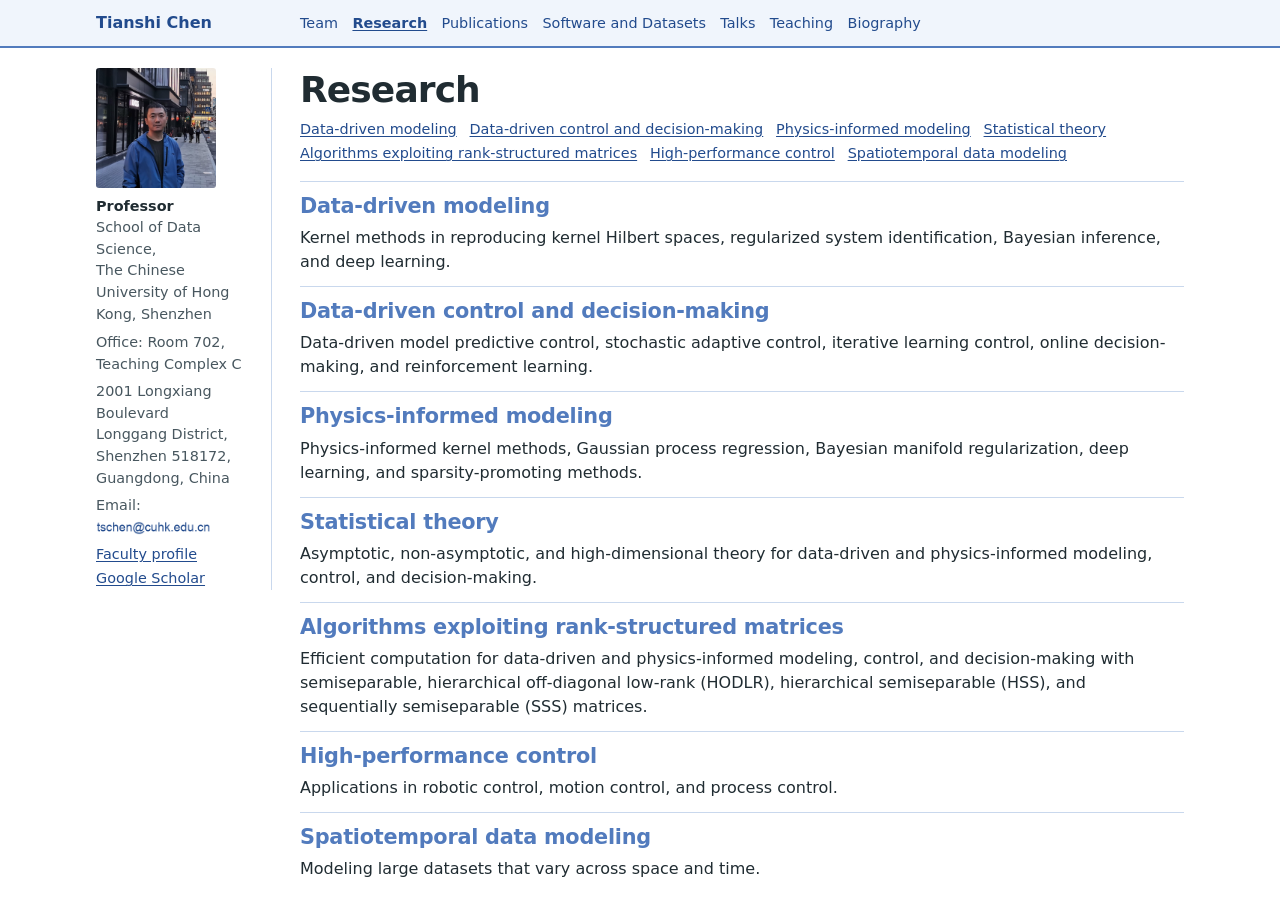
<file: research.html>
<!doctype html>
<html lang="en">
<head>
<meta charset="utf-8">
<meta name="viewport" content="width=device-width, initial-scale=1">
<title>Research | Tianshi Chen</title>
<link rel="stylesheet" href="styles.css?v=blue-2">
</head>
<body>
<a class="skip" href="#main">Skip to content</a>
<header class="top"><div class="wrap">
<a class="brand" href="index.html">Tianshi Chen</a>
<nav aria-label="Main navigation"><a href="team.html">Team</a><a href="research.html" aria-current="page">Research</a><a href="publications.html">Publications</a><a href="software-datasets.html">Software and Datasets</a><a href="talks.html">Talks</a><a href="teaching.html">Teaching</a><a href="biography.html">Biography</a></nav>
</div></header>
<div class="wrap page-layout">
<aside class="profile" aria-label="Academic profile">
<img class="portrait" src="portrait.jpg" alt="Tianshi Chen standing on a city street" width="800" height="638">
<div class="profile-details">
<p class="profile-role">Professor</p>
<p>School of Data Science,<br>The Chinese University of Hong Kong, Shenzhen</p>
<address class="profile-contact" id="contact">
<p>Office: Room 702, Teaching Complex C</p>
<p class="profile-email">2001 Longxiang Boulevard<br>
Longgang District, Shenzhen 518172,<br>
Guangdong, China</p>
<p class="profile-email">Email: <a href="mailto:tschen@cuhk.edu.cn"><img class="email-image" src="email-address.png?v=blue-1" alt="tschen@cuhk.edu.cn" width="286" height="34"></a></p>
</address>
<div class="profile-links">
<a href="https://sds.cuhk.edu.cn/en/teacher/265">Faculty profile</a>
<a href="https://scholar.google.com/citations?user=CO48-XMAAAAJ">Google Scholar</a>
</div>
</div>
</aside>
<main id="main">
<div class="page-heading"><h1>Research</h1><nav class="links" aria-label="Research sections"><a href="#data-driven-modeling">Data-driven modeling</a><a href="#control-and-decision-making">Data-driven control and decision-making</a><a href="#physics-informed-modeling">Physics-informed modeling</a><a href="#statistical-theory">Statistical theory</a><a href="#rank-structured-matrices">Algorithms exploiting rank-structured matrices</a><a href="#high-precision-control">High-performance control</a><a href="#spatiotemporal-data">Spatiotemporal data modeling</a></nav></div>
<section class="section" id="data-driven-modeling">
<h2>Data-driven modeling</h2>
<p>Kernel methods in reproducing kernel Hilbert spaces, regularized system identification, Bayesian inference, and deep learning.</p>
</section>
<section class="section" id="control-and-decision-making">
<h2>Data-driven control and decision-making</h2>
<p>Data-driven model predictive control, stochastic adaptive control, iterative learning control, online decision-making, and reinforcement learning.</p>
</section>
<section class="section" id="physics-informed-modeling">
<h2>Physics-informed modeling</h2>
<p>Physics-informed kernel methods, Gaussian process regression, Bayesian manifold regularization, deep learning, and sparsity-promoting methods.</p>
</section>
<section class="section" id="statistical-theory">
<h2>Statistical theory</h2>
<p>Asymptotic, non-asymptotic, and high-dimensional theory for data-driven and physics-informed modeling, control, and decision-making.</p>
</section>
<section class="section" id="rank-structured-matrices">
<h2>Algorithms exploiting rank-structured matrices</h2>
<p>Efficient computation for data-driven and physics-informed modeling, control, and decision-making with semiseparable, hierarchical off-diagonal low-rank (HODLR), hierarchical semiseparable (HSS), and sequentially semiseparable (SSS) matrices.</p>
</section>
<section class="section" id="high-precision-control">
<h2>High-performance control</h2>
<p>Applications in robotic control, motion control, and process control.</p>
</section>
<section class="section" id="spatiotemporal-data">
<h2>Spatiotemporal data modeling</h2>
<p>Modeling large datasets that vary across space and time.</p>
</section>
</main>
</div>
</body>
</html>
</file>
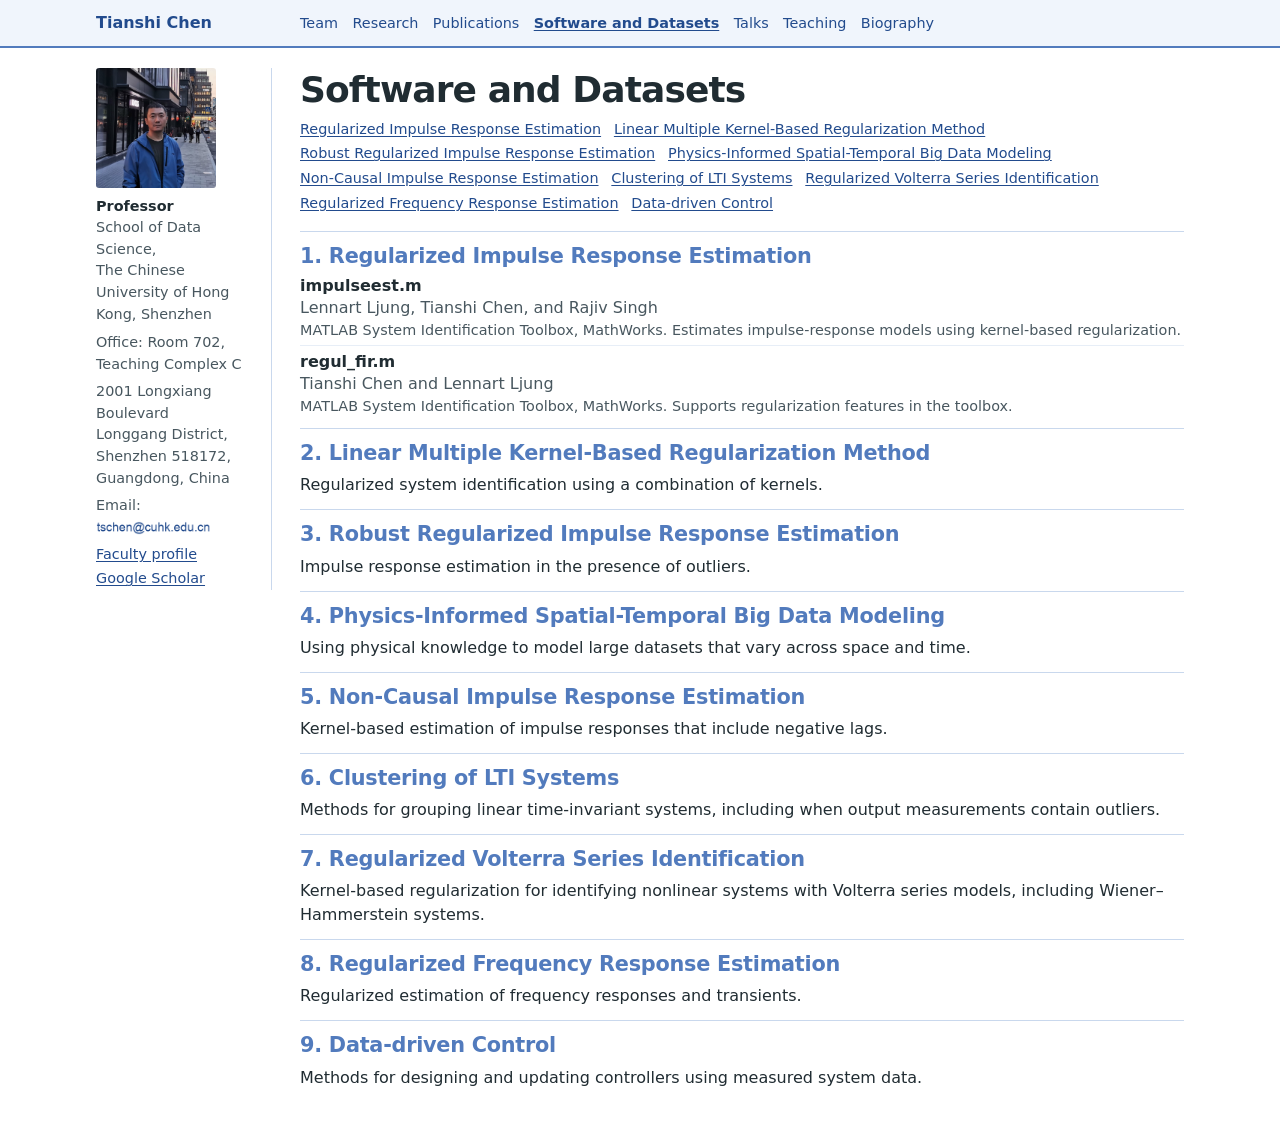
<file: software-datasets.html>
<!doctype html>
<html lang="en">
<head>
<meta charset="utf-8">
<meta name="viewport" content="width=device-width, initial-scale=1">
<meta name="description" content="Software and datasets associated with Tianshi Chen’s research.">
<title>Software and Datasets | Tianshi Chen</title>
<link rel="stylesheet" href="styles.css?v=blue-2">
</head>
<body>
<a class="skip" href="#main">Skip to content</a>
<header class="top"><div class="wrap">
<a class="brand" href="index.html">Tianshi Chen</a>
<nav aria-label="Main navigation"><a href="team.html">Team</a><a href="research.html">Research</a><a href="publications.html">Publications</a><a href="software-datasets.html" aria-current="page">Software and Datasets</a><a href="talks.html">Talks</a><a href="teaching.html">Teaching</a><a href="biography.html">Biography</a></nav>
</div></header>
<div class="wrap page-layout">
<aside class="profile" aria-label="Academic profile">
<img class="portrait" src="portrait.jpg" alt="Tianshi Chen standing on a city street" width="800" height="638">
<div class="profile-details">
<p class="profile-role">Professor</p>
<p>School of Data Science,<br>The Chinese University of Hong Kong, Shenzhen</p>
<address class="profile-contact" id="contact">
<p>Office: Room 702, Teaching Complex C</p>
<p class="profile-email">2001 Longxiang Boulevard<br>
Longgang District, Shenzhen 518172,<br>
Guangdong, China</p>
<p class="profile-email">Email: <a href="mailto:tschen@cuhk.edu.cn"><img class="email-image" src="email-address.png?v=blue-1" alt="tschen@cuhk.edu.cn" width="286" height="34"></a></p>
</address>
<div class="profile-links">
<a href="https://sds.cuhk.edu.cn/en/teacher/265">Faculty profile</a>
<a href="https://scholar.google.com/citations?user=CO48-XMAAAAJ">Google Scholar</a>
</div>
</div>
</aside>
<main id="main">
<div class="page-heading"><h1>Software and Datasets</h1><nav class="links" aria-label="Software and datasets sections"><a href="#regularized-impulse-response">Regularized Impulse Response Estimation</a><a href="#linear-multiple-kernel">Linear Multiple Kernel-Based Regularization Method</a><a href="#robust-impulse-response">Robust Regularized Impulse Response Estimation</a><a href="#physics-informed-spatial-temporal-modeling">Physics-Informed Spatial-Temporal Big Data Modeling</a><a href="#non-causal-impulse-response">Non-Causal Impulse Response Estimation</a><a href="#clustering-lti">Clustering of LTI Systems</a><a href="#regularized-volterra-series">Regularized Volterra Series Identification</a><a href="#regularized-frequency-response">Regularized Frequency Response Estimation</a><a href="#data-driven-control">Data-driven Control</a></nav></div>
<section class="section" id="regularized-impulse-response">
<h2>1. Regularized Impulse Response Estimation</h2>
<ul class="rows">
<li><h3>impulseest.m</h3><p>Lennart Ljung, Tianshi Chen, and Rajiv Singh</p><p class="meta">MATLAB System Identification Toolbox, MathWorks. Estimates impulse-response models using kernel-based regularization.</p></li>
<li><h3>regul_fir.m</h3><p>Tianshi Chen and Lennart Ljung</p><p class="meta">MATLAB System Identification Toolbox, MathWorks. Supports regularization features in the toolbox.</p></li>
</ul>
</section>
<section class="section" id="linear-multiple-kernel">
<h2>2. Linear Multiple Kernel-Based Regularization Method</h2>
<p>Regularized system identification using a combination of kernels.</p>
</section>
<section class="section" id="robust-impulse-response">
<h2>3. Robust Regularized Impulse Response Estimation</h2>
<p>Impulse response estimation in the presence of outliers.</p>
</section>
<section class="section" id="physics-informed-spatial-temporal-modeling">
<h2>4. Physics-Informed Spatial-Temporal Big Data Modeling</h2>
<p>Using physical knowledge to model large datasets that vary across space and time.</p>
</section>
<section class="section" id="non-causal-impulse-response">
<h2>5. Non-Causal Impulse Response Estimation</h2>
<p>Kernel-based estimation of impulse responses that include negative lags.</p>
</section>
<section class="section" id="clustering-lti">
<h2>6. Clustering of LTI Systems</h2>
<p>Methods for grouping linear time-invariant systems, including when output measurements contain outliers.</p>
</section>
<section class="section" id="regularized-volterra-series">
<h2>7. Regularized Volterra Series Identification</h2>
<p>Kernel-based regularization for identifying nonlinear systems with Volterra series models, including Wiener–Hammerstein systems.</p>
</section>
<section class="section" id="regularized-frequency-response">
<h2>8. Regularized Frequency Response Estimation</h2>
<p>Regularized estimation of frequency responses and transients.</p>
</section>
<section class="section" id="data-driven-control">
<h2>9. Data-driven Control</h2>
<p>Methods for designing and updating controllers using measured system data.</p>
</section>
</main>
</div>
</body>
</html>
</file>
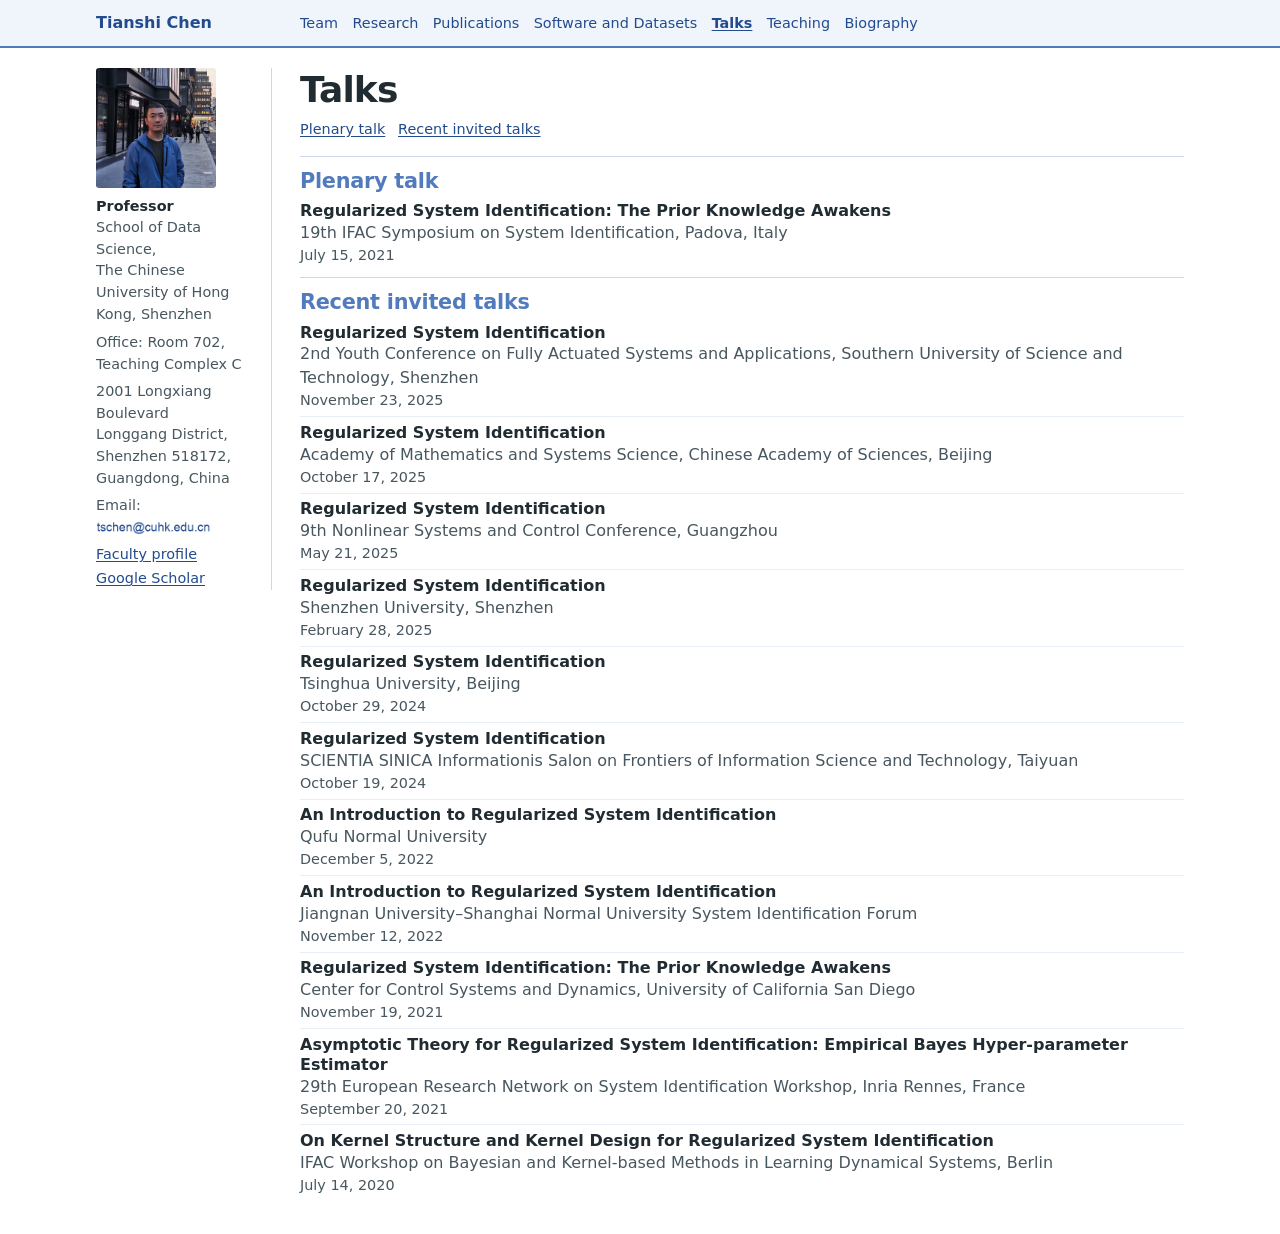
<file: talks.html>
<!doctype html>
<html lang="en">
<head>
<meta charset="utf-8">
<meta name="viewport" content="width=device-width, initial-scale=1">
<title>Talks | Tianshi Chen</title>
<link rel="stylesheet" href="styles.css?v=blue-2">
</head>
<body>
<a class="skip" href="#main">Skip to content</a>
<header class="top"><div class="wrap">
<a class="brand" href="index.html">Tianshi Chen</a>
<nav aria-label="Main navigation"><a href="team.html">Team</a><a href="research.html">Research</a><a href="publications.html">Publications</a><a href="software-datasets.html">Software and Datasets</a><a href="talks.html" aria-current="page">Talks</a><a href="teaching.html">Teaching</a><a href="biography.html">Biography</a></nav>
</div></header>
<div class="wrap page-layout">
<aside class="profile" aria-label="Academic profile">
<img class="portrait" src="portrait.jpg" alt="Tianshi Chen standing on a city street" width="800" height="638">
<div class="profile-details">
<p class="profile-role">Professor</p>
<p>School of Data Science,<br>The Chinese University of Hong Kong, Shenzhen</p>
<address class="profile-contact" id="contact">
<p>Office: Room 702, Teaching Complex C</p>
<p class="profile-email">2001 Longxiang Boulevard<br>
Longgang District, Shenzhen 518172,<br>
Guangdong, China</p>
<p class="profile-email">Email: <a href="mailto:tschen@cuhk.edu.cn"><img class="email-image" src="email-address.png?v=blue-1" alt="tschen@cuhk.edu.cn" width="286" height="34"></a></p>
</address>
<div class="profile-links">
<a href="https://sds.cuhk.edu.cn/en/teacher/265">Faculty profile</a>
<a href="https://scholar.google.com/citations?user=CO48-XMAAAAJ">Google Scholar</a>
</div>
</div>
</aside>
<main id="main">
<div class="page-heading"><h1>Talks</h1><nav class="links" aria-label="Talks sections"><a href="#plenary">Plenary talk</a><a href="#invited">Recent invited talks</a></nav></div>
<section class="section" id="plenary">
<h2>Plenary talk</h2>
<ul class="rows">
<li><h3>Regularized System Identification: The Prior Knowledge Awakens</h3><p>19th IFAC Symposium on System Identification, Padova, Italy</p><p class="meta">July 15, 2021</p></li>
</ul>
</section>
<section class="section" id="invited">
<h2>Recent invited talks</h2>
<ul class="rows">
<li><h3>Regularized System Identification</h3><p>2nd Youth Conference on Fully Actuated Systems and Applications, Southern University of Science and Technology, Shenzhen</p><p class="meta">November 23, 2025</p></li>
<li><h3>Regularized System Identification</h3><p>Academy of Mathematics and Systems Science, Chinese Academy of Sciences, Beijing</p><p class="meta">October 17, 2025</p></li>
<li><h3>Regularized System Identification</h3><p>9th Nonlinear Systems and Control Conference, Guangzhou</p><p class="meta">May 21, 2025</p></li>
<li><h3>Regularized System Identification</h3><p>Shenzhen University, Shenzhen</p><p class="meta">February 28, 2025</p></li>
<li><h3>Regularized System Identification</h3><p>Tsinghua University, Beijing</p><p class="meta">October 29, 2024</p></li>
<li><h3>Regularized System Identification</h3><p>SCIENTIA SINICA Informationis Salon on Frontiers of Information Science and Technology, Taiyuan</p><p class="meta">October 19, 2024</p></li>
<li><h3>An Introduction to Regularized System Identification</h3><p>Qufu Normal University</p><p class="meta">December 5, 2022</p></li>
<li><h3>An Introduction to Regularized System Identification</h3><p>Jiangnan University–Shanghai Normal University System Identification Forum</p><p class="meta">November 12, 2022</p></li>
<li><h3>Regularized System Identification: The Prior Knowledge Awakens</h3><p>Center for Control Systems and Dynamics, University of California San Diego</p><p class="meta">November 19, 2021</p></li>
<li><h3>Asymptotic Theory for Regularized System Identification: Empirical Bayes Hyper-parameter Estimator</h3><p>29th European Research Network on System Identification Workshop, Inria Rennes, France</p><p class="meta">September 20, 2021</p></li>
<li><h3>On Kernel Structure and Kernel Design for Regularized System Identification</h3><p>IFAC Workshop on Bayesian and Kernel-based Methods in Learning Dynamical Systems, Berlin</p><p class="meta">July 14, 2020</p></li>
</ul>
</section>
</main>
</div>
</body>
</html>
</file>
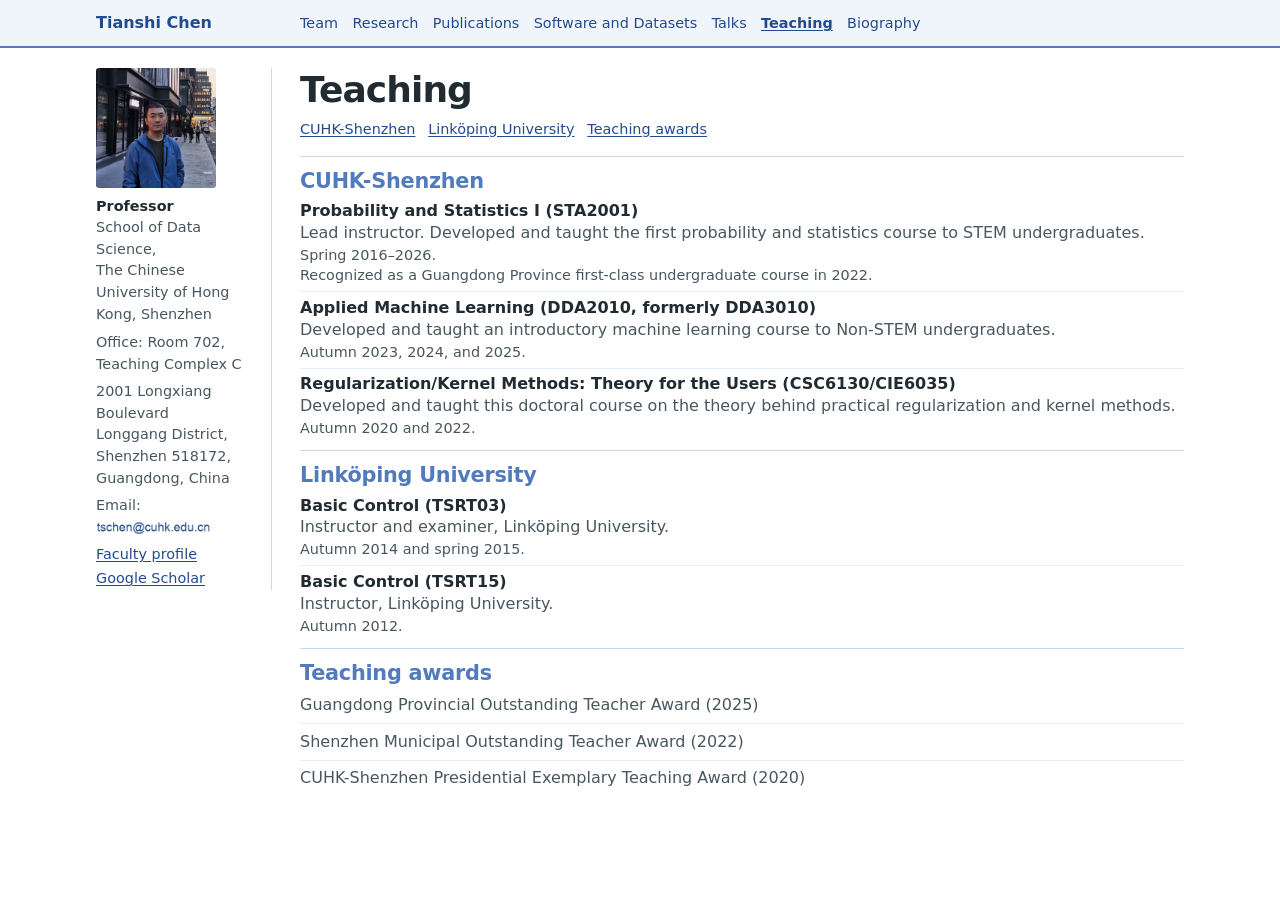
<file: teaching.html>
<!doctype html>
<html lang="en">
<head>
<meta charset="utf-8">
<meta name="viewport" content="width=device-width, initial-scale=1">
<title>Teaching | Tianshi Chen</title>
<link rel="stylesheet" href="styles.css?v=blue-2">
</head>
<body>
<a class="skip" href="#main">Skip to content</a>
<header class="top"><div class="wrap">
<a class="brand" href="index.html">Tianshi Chen</a>
<nav aria-label="Main navigation"><a href="team.html">Team</a><a href="research.html">Research</a><a href="publications.html">Publications</a><a href="software-datasets.html">Software and Datasets</a><a href="talks.html">Talks</a><a href="teaching.html" aria-current="page">Teaching</a><a href="biography.html">Biography</a></nav>
</div></header>
<div class="wrap page-layout">
<aside class="profile" aria-label="Academic profile">
<img class="portrait" src="portrait.jpg" alt="Tianshi Chen standing on a city street" width="800" height="638">
<div class="profile-details">
<p class="profile-role">Professor</p>
<p>School of Data Science,<br>The Chinese University of Hong Kong, Shenzhen</p>
<address class="profile-contact" id="contact">
<p>Office: Room 702, Teaching Complex C</p>
<p class="profile-email">2001 Longxiang Boulevard<br>
Longgang District, Shenzhen 518172,<br>
Guangdong, China</p>
<p class="profile-email">Email: <a href="mailto:tschen@cuhk.edu.cn"><img class="email-image" src="email-address.png?v=blue-1" alt="tschen@cuhk.edu.cn" width="286" height="34"></a></p>
</address>
<div class="profile-links">
<a href="https://sds.cuhk.edu.cn/en/teacher/265">Faculty profile</a>
<a href="https://scholar.google.com/citations?user=CO48-XMAAAAJ">Google Scholar</a>
</div>
</div>
</aside>
<main id="main">
<div class="page-heading"><h1>Teaching</h1><nav class="links" aria-label="Teaching sections"><a href="#cuhk-shenzhen">CUHK-Shenzhen</a><a href="#earlier-teaching">Linköping University</a><a href="#awards">Teaching awards</a></nav></div>
<section class="section" id="cuhk-shenzhen">
<h2>CUHK-Shenzhen</h2>
<ul class="rows">
<li><h3>Probability and Statistics I (STA2001)</h3><p>Lead instructor. Developed and taught the first probability and statistics course to STEM undergraduates.</p><p class="meta">Spring 2016–2026.</p><p class="meta">Recognized as a Guangdong Province first-class undergraduate course in 2022.</p></li>
<li><h3>Applied Machine Learning (DDA2010, formerly DDA3010)</h3><p>Developed and taught an introductory machine learning course to Non-STEM undergraduates.</p><p class="meta">Autumn 2023, 2024, and 2025.</p></li>
<li><h3>Regularization/Kernel Methods: Theory for the Users (CSC6130/CIE6035)</h3><p>Developed and taught this doctoral course on the theory behind practical regularization and kernel methods.</p><p class="meta">Autumn 2020 and 2022.</p></li>
</ul>
</section>
<section class="section" id="earlier-teaching">
<h2>Linköping University</h2>
<ul class="rows">
<li><h3>Basic Control (TSRT03)</h3><p>Instructor and examiner, Linköping University.</p><p class="meta">Autumn 2014 and spring 2015.</p></li>
<li><h3>Basic Control (TSRT15)</h3><p>Instructor, Linköping University.</p><p class="meta">Autumn 2012.</p></li>
</ul>
</section>
<section class="section" id="awards">
<h2>Teaching awards</h2>
<ul class="rows">
<li><p>Guangdong Provincial Outstanding Teacher Award (2025)</p></li>
<li><p>Shenzhen Municipal Outstanding Teacher Award (2022)</p></li>
<li><p>CUHK-Shenzhen Presidential Exemplary Teaching Award (2020)</p></li>
</ul>
</section>
</main>
</div>
</body>
</html>
</file>
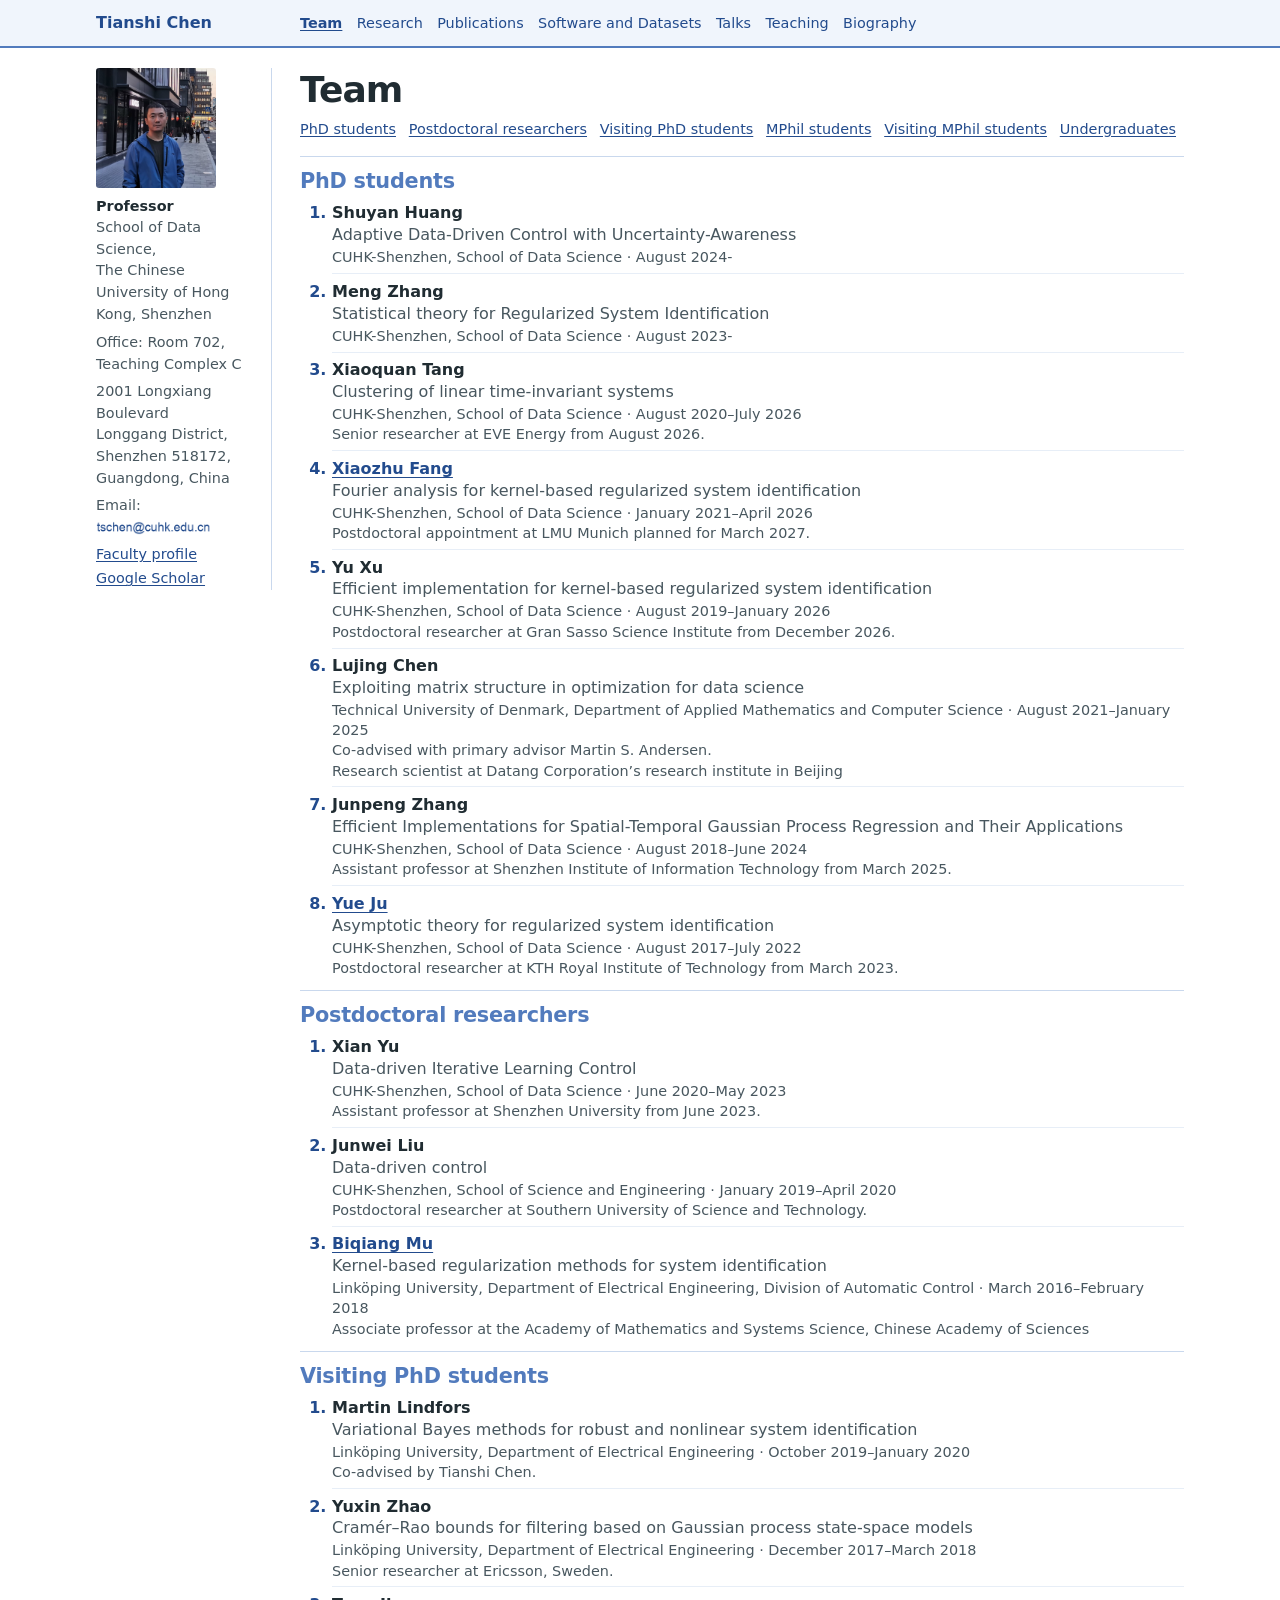
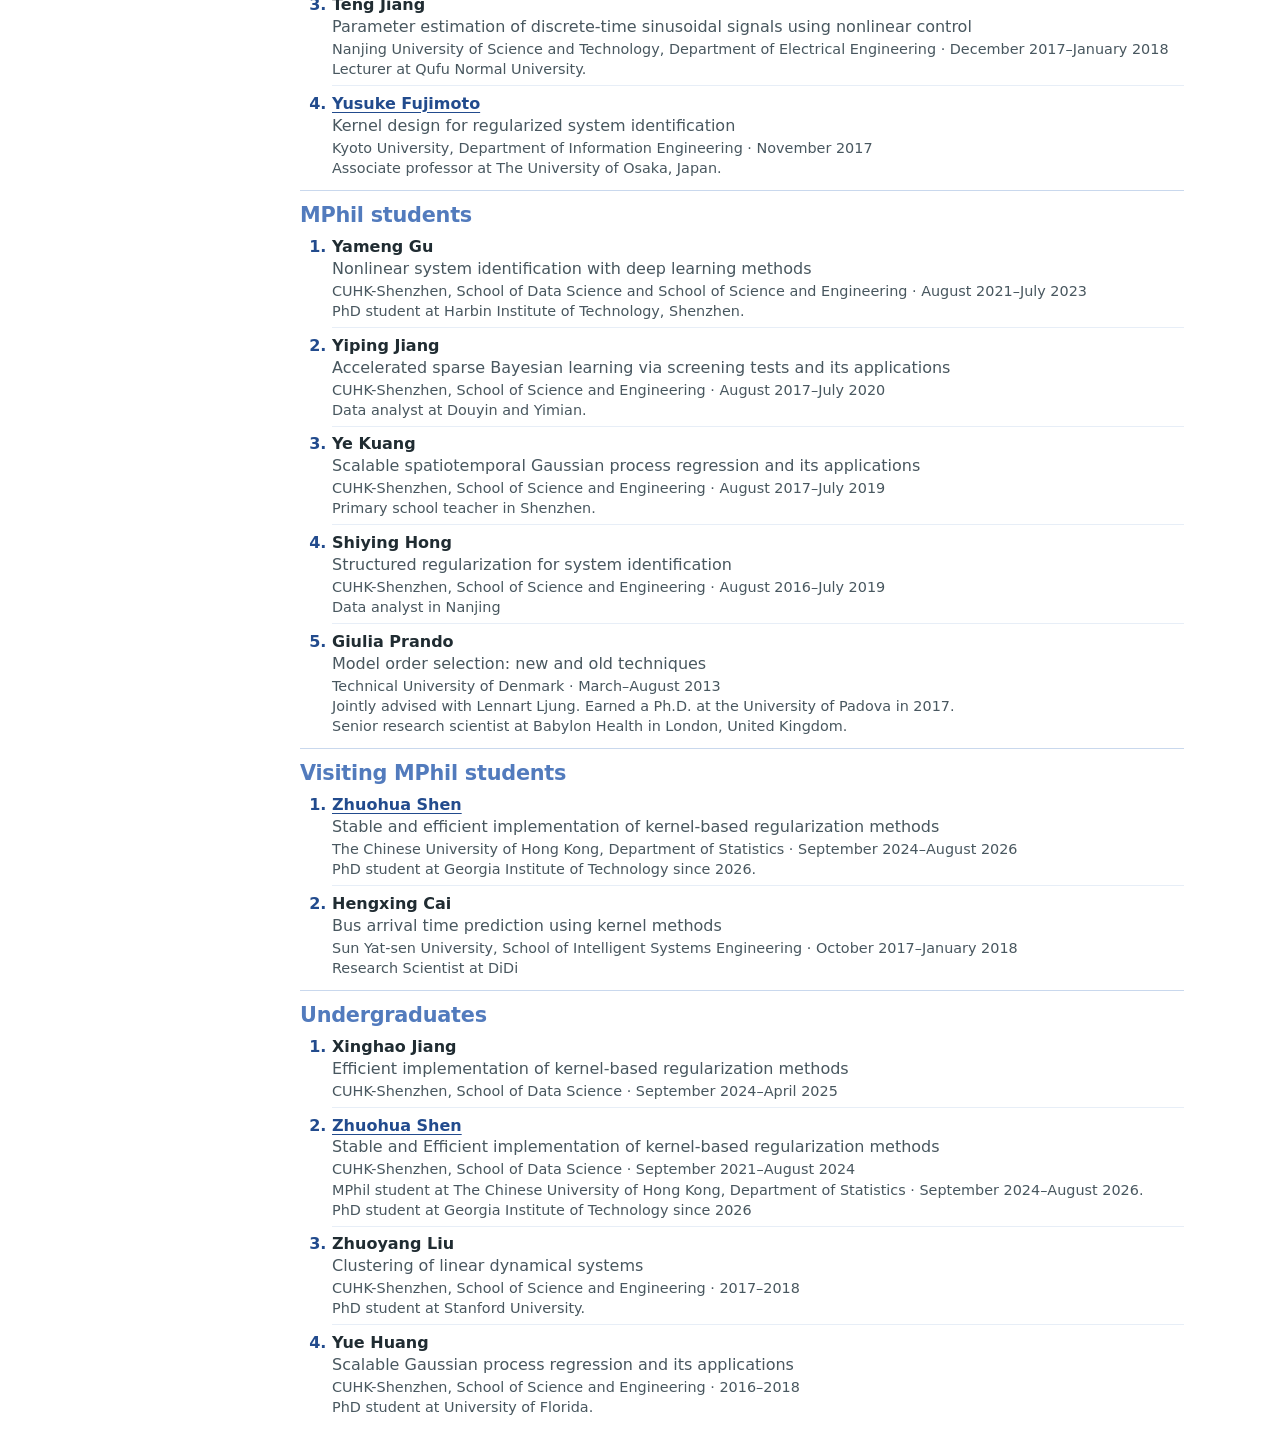
<file: team.html>
<!doctype html>
<html lang="en">
<head>
<meta charset="utf-8">
<meta name="viewport" content="width=device-width, initial-scale=1">
<title>Team | Tianshi Chen</title>
<link rel="stylesheet" href="styles.css?v=blue-2">
</head>
<body>
<a class="skip" href="#main">Skip to content</a>
<header class="top"><div class="wrap">
<a class="brand" href="index.html">Tianshi Chen</a>
<nav aria-label="Main navigation"><a href="team.html" aria-current="page">Team</a><a href="research.html">Research</a><a href="publications.html">Publications</a><a href="software-datasets.html">Software and Datasets</a><a href="talks.html">Talks</a><a href="teaching.html">Teaching</a><a href="biography.html">Biography</a></nav>
</div></header>
<div class="wrap page-layout">
<aside class="profile" aria-label="Academic profile">
<img class="portrait" src="portrait.jpg" alt="Tianshi Chen standing on a city street" width="800" height="638">
<div class="profile-details">
<p class="profile-role">Professor</p>
<p>School of Data Science,<br>The Chinese University of Hong Kong, Shenzhen</p>
<address class="profile-contact" id="contact">
<p>Office: Room 702, Teaching Complex C</p>
<p class="profile-email">2001 Longxiang Boulevard<br>
Longgang District, Shenzhen 518172,<br>
Guangdong, China</p>
<p class="profile-email">Email: <a href="mailto:tschen@cuhk.edu.cn"><img class="email-image" src="email-address.png?v=blue-1" alt="tschen@cuhk.edu.cn" width="286" height="34"></a></p>
</address>
<div class="profile-links">
<a href="https://sds.cuhk.edu.cn/en/teacher/265">Faculty profile</a>
<a href="https://scholar.google.com/citations?user=CO48-XMAAAAJ">Google Scholar</a>
</div>
</div>
</aside>
<main id="main">
<div class="page-heading"><h1>Team</h1><nav class="links" aria-label="Team sections"><a href="#doctoral">PhD students</a><a href="#postdocs">Postdoctoral researchers</a><a href="#visitors">Visiting PhD students</a><a href="#mphil">MPhil students</a><a href="#visiting-mphil">Visiting MPhil students</a><a href="#undergraduates">Undergraduates</a></nav></div>
<section class="section" id="doctoral">
<h2>PhD students</h2>
<ol class="rows numbered-list">
<li><h3>Shuyan Huang</h3><p>Adaptive Data-Driven Control with Uncertainty-Awareness</p><p class="meta">CUHK-Shenzhen, School of Data Science · August 2024-</p></li>
<li><h3>Meng Zhang</h3><p>Statistical theory for Regularized System Identification</p><p class="meta">CUHK-Shenzhen, School of Data Science · August 2023-</p></li>
<li><h3>Xiaoquan Tang</h3><p>Clustering of linear time-invariant systems</p><p class="meta">CUHK-Shenzhen, School of Data Science · August 2020–July 2026</p><p class="meta">Senior researcher at EVE Energy from August 2026.</p></li>
<li><h3><a href="https://github.com/XiaozhuFang">Xiaozhu Fang</a></h3><p>Fourier analysis for kernel-based regularized system identification</p><p class="meta">CUHK-Shenzhen, School of Data Science · January 2021–April 2026</p><p class="meta">Postdoctoral appointment at LMU Munich planned for March 2027.</p></li>
<li><h3>Yu Xu</h3><p>Efficient implementation for kernel-based regularized system identification</p><p class="meta">CUHK-Shenzhen, School of Data Science · August 2019–January 2026</p><p class="meta">Postdoctoral researcher at Gran Sasso Science Institute from December 2026.</p></li>
<li><h3>Lujing Chen</h3><p>Exploiting matrix structure in optimization for data science</p><p class="meta">Technical University of Denmark, Department of Applied Mathematics and Computer Science · August 2021–January 2025</p><p class="meta">Co-advised with primary advisor Martin S. Andersen.</p><p class="meta">Research scientist at Datang Corporation’s research institute in Beijing</p></li>
<li><h3>Junpeng Zhang</h3><p>Efficient Implementations for Spatial-Temporal Gaussian Process Regression and Their Applications</p><p class="meta">CUHK-Shenzhen, School of Data Science · August 2018–June 2024</p><p class="meta">Assistant professor at Shenzhen Institute of Information Technology from March 2025.</p></li>
<li><h3><a href="https://www.kth.se/profile/yuej">Yue Ju</a></h3><p>Asymptotic theory for regularized system identification</p><p class="meta">CUHK-Shenzhen, School of Data Science · August 2017–July 2022</p><p class="meta">Postdoctoral researcher at KTH Royal Institute of Technology from March 2023.</p></li>
</ol>
</section>
<section class="section" id="postdocs">
<h2>Postdoctoral researchers</h2>
<ol class="rows numbered-list">
<li><h3>Xian Yu</h3><p>Data-driven Iterative Learning Control</p><p class="meta">CUHK-Shenzhen, School of Data Science · June 2020–May 2023</p><p class="meta">Assistant professor at Shenzhen University from June 2023.</p></li>
<li><h3>Junwei Liu</h3><p>Data-driven control</p><p class="meta">CUHK-Shenzhen, School of Science and Engineering · January 2019–April 2020</p><p class="meta">Postdoctoral researcher at Southern University of Science and Technology.</p></li>
<li><h3><a href="https://lsc.amss.ac.cn/~bqmu/Eng/index.html">Biqiang Mu</a></h3><p>Kernel-based regularization methods for system identification</p><p class="meta">Linköping University, Department of Electrical Engineering, Division of Automatic Control · March 2016–February 2018</p><p class="meta">Associate professor at the Academy of Mathematics and Systems Science, Chinese Academy of Sciences</p></li>
</ol>
</section>
<section class="section" id="visitors">
<h2>Visiting PhD students</h2>
<ol class="rows numbered-list">
<li><h3>Martin Lindfors</h3><p>Variational Bayes methods for robust and nonlinear system identification</p><p class="meta">Linköping University, Department of Electrical Engineering · October 2019–January 2020</p><p class="meta">Co-advised by Tianshi Chen.</p></li>
<li><h3>Yuxin Zhao</h3><p>Cramér–Rao bounds for filtering based on Gaussian process state-space models</p><p class="meta">Linköping University, Department of Electrical Engineering · December 2017–March 2018</p><p class="meta">Senior researcher at Ericsson, Sweden.</p></li>
<li><h3>Teng Jiang</h3><p>Parameter estimation of discrete-time sinusoidal signals using nonlinear control</p><p class="meta">Nanjing University of Science and Technology, Department of Electrical Engineering · December 2017–January 2018</p><p class="meta">Lecturer at Qufu Normal University.</p></li>
<li><h3><a href="https://sites.google.com/view/yfujimoto-ctrl/%E3%83%9B%E3%83%BC%E3%83%A0">Yusuke Fujimoto</a></h3><p>Kernel design for regularized system identification</p><p class="meta">Kyoto University, Department of Information Engineering · November 2017</p><p class="meta">Associate professor at The University of Osaka, Japan.</p></li>
</ol>
</section>
<section class="section" id="mphil">
<h2>MPhil students</h2>
<ol class="rows numbered-list">
<li><h3>Yameng Gu</h3><p>Nonlinear system identification with deep learning methods</p><p class="meta">CUHK-Shenzhen, School of Data Science and School of Science and Engineering · August 2021–July 2023</p><p class="meta">PhD student at Harbin Institute of Technology, Shenzhen.</p></li>
<li><h3>Yiping Jiang</h3><p>Accelerated sparse Bayesian learning via screening tests and its applications</p><p class="meta">CUHK-Shenzhen, School of Science and Engineering · August 2017–July 2020</p><p class="meta">Data analyst at Douyin and Yimian.</p></li>
<li><h3>Ye Kuang</h3><p>Scalable spatiotemporal Gaussian process regression and its applications</p><p class="meta">CUHK-Shenzhen, School of Science and Engineering · August 2017–July 2019</p><p class="meta">Primary school teacher in Shenzhen.</p></li>
<li><h3>Shiying Hong</h3><p>Structured regularization for system identification</p><p class="meta">CUHK-Shenzhen, School of Science and Engineering · August 2016–July 2019</p><p class="meta">Data analyst in Nanjing</p></li>
<li><h3>Giulia Prando</h3><p>Model order selection: new and old techniques</p><p class="meta">Technical University of Denmark · March–August 2013</p><p class="meta">Jointly advised with Lennart Ljung. Earned a Ph.D. at the University of Padova in 2017.</p><p class="meta">Senior research scientist at Babylon Health in London, United Kingdom.</p></li>
</ol>
</section>
<section class="section" id="visiting-mphil">
<h2>Visiting MPhil students</h2>
<ol class="rows numbered-list">
<li><h3><a href="https://zhshen.com/">Zhuohua Shen</a></h3><p>Stable and efficient implementation of kernel-based regularization methods</p><p class="meta">The Chinese University of Hong Kong, Department of Statistics · September 2024–August 2026</p><p class="meta">PhD student at Georgia Institute of Technology since 2026.</p></li>
<li><h3>Hengxing Cai</h3><p>Bus arrival time prediction using kernel methods</p><p class="meta">Sun Yat-sen University, School of Intelligent Systems Engineering · October 2017–January 2018</p><p class="meta">Research Scientist at DiDi</p></li>
</ol>
</section>
<section class="section" id="undergraduates">
<h2>Undergraduates</h2>
<ol class="rows numbered-list">
<li><h3>Xinghao Jiang</h3><p>Efficient implementation of kernel-based regularization methods</p><p class="meta">CUHK-Shenzhen, School of Data Science · September 2024–April 2025</p></li>
<li><h3><a href="https://zhshen.com/">Zhuohua Shen</a></h3><p>Stable and Efficient implementation of kernel-based regularization methods</p><p class="meta">CUHK-Shenzhen, School of Data Science · September 2021–August 2024</p><p class="meta">MPhil student at The Chinese University of Hong Kong, Department of Statistics · September 2024–August 2026.</p><p class="meta">PhD student at Georgia Institute of Technology since 2026</p></li>
<li><h3>Zhuoyang Liu</h3><p>Clustering of linear dynamical systems</p><p class="meta">CUHK-Shenzhen, School of Science and Engineering · 2017–2018</p><p class="meta">PhD student at Stanford University.</p></li>
<li><h3>Yue Huang</h3><p>Scalable Gaussian process regression and its applications</p><p class="meta">CUHK-Shenzhen, School of Science and Engineering · 2016–2018</p><p class="meta">PhD student at University of Florida.</p></li>
</ol>
</section>
</main>
</div>
</body>
</html>
</file>
<file: styles.css>
:root {
  color-scheme: light;
  --ink: #202c32;
  --muted: #48575f;
  --accent: #224b8d;
  --accent-bright: #527bbd;
  --header: #f0f5fc;
  --line: #c9d8ed;
  --subtle-line: #e7eef7;
  --paper: #fff;
  --sidebar-width: 11rem;
  --column-gap: 1.75rem;
}

* { box-sizing: border-box; }
body {
  margin: 0;
  background: var(--paper);
  color: var(--ink);
  font: 1rem/1.5 system-ui, sans-serif;
}
h1, h2, h3, p { margin: 0; }
h1, h2, h3 { line-height: 1.24; }
h1 { font-size: clamp(1.8rem, 4vw, 2.25rem); letter-spacing: -.025em; }
h2 { font-size: 1.3rem; letter-spacing: -.012em; }
h3 { font-size: 1rem; font-weight: 650; }
a { color: var(--accent); text-underline-offset: .16em; }
a:hover { text-decoration-thickness: 2px; }
a:focus-visible { outline: 2px solid var(--accent); outline-offset: 3px; }
.wrap { width: min(68rem, calc(100% - 2.5rem)); margin-inline: auto; }

.skip {
  position: absolute;
  left: 1rem;
  top: .5rem;
  transform: translateY(-150%);
  padding: .4rem .65rem;
  background: var(--paper);
  z-index: 1;
}
.skip:focus { transform: none; }
.top { background: var(--header); border-bottom: 2px solid var(--accent-bright); }
.top .wrap {
  display: grid;
  align-items: baseline;
  row-gap: .35rem;
  padding-block: .7rem;
}
.brand { justify-self: start; color: var(--accent); font-weight: 750; white-space: nowrap; }
.top a { text-decoration: none; }
nav { display: flex; flex-wrap: wrap; gap: .25rem .9rem; font-size: .9rem; }
nav a:hover, nav a[aria-current="page"] { text-decoration: underline; }
nav a[aria-current="page"] { font-weight: 700; }

.top .wrap, .page-layout {
  grid-template-columns: var(--sidebar-width) minmax(0, 1fr);
  column-gap: var(--column-gap);
}

.page-layout {
  display: grid;
  padding-block: 1.2rem 1.65rem;
}
.profile {
  align-self: start;
  border-inline-end: 1px solid var(--line);
  font-size: .9rem;
  color: var(--muted);
}
.portrait {
  display: block;
  width: 7.5rem;
  height: auto;
  aspect-ratio: 1;
  object-fit: cover;
  object-position: center 43%;
  border-radius: .2rem;
}
.profile-details { margin-top: .5rem; padding-inline-end: 1rem; }
.profile-role { font-weight: 700; color: var(--ink); }
.profile-links { display: flex; flex-wrap: wrap; gap: .15rem .65rem; margin-top: .4rem; }

.page-heading { margin-bottom: 1rem; }
.page-heading p { margin-top: .35rem; color: var(--muted); }
.links { display: flex; flex-wrap: wrap; align-items: baseline; gap: .2rem .8rem; margin-top: .4rem; }
.button { font-weight: 650; }

.section { border-top: 1px solid var(--line); padding-block: .75rem; }
.section h2 { margin-bottom: .4rem; color: var(--accent-bright); }
.content > p + p { margin-top: .45rem; }
.rows p, .meta { color: var(--muted); }
.rows { list-style: none; padding: 0; margin: 0; }
.rows > li { padding-block: .36rem; border-bottom: 1px solid var(--subtle-line); }
.rows > li:first-child { padding-top: 0; }
.rows > li:last-child { padding-bottom: 0; border-bottom: 0; }
.meta { font-size: .9rem; line-height: 1.4; }
.pub { display: grid; grid-template-columns: 2.6rem minmax(0, 1fr); gap: .4rem; }
.year, .numbered-list > li::marker { color: var(--accent); font-variant-numeric: tabular-nums; font-weight: 650; }
.numbered-list { list-style: decimal; padding-inline-start: 2rem; }

@media (max-width: 600px) {
  .wrap { width: calc(100% - 1.5rem); }
  .top .wrap, .page-layout { grid-template-columns: minmax(0, 1fr); }
  .page-layout { row-gap: .9rem; padding-top: .85rem; }
  .profile {
    display: grid;
    grid-template-columns: 4.25rem minmax(0, 1fr);
    gap: .65rem;
    border-inline-end: 0;
    border-bottom: 1px solid var(--line);
    padding: 0 0 .6rem;
  }
  .portrait { width: 100%; }
  .profile-details { margin-top: 0; padding-inline-end: 0; }
}

.research-summary { margin-bottom: .5rem; }

.profile-contact { margin-top: .45rem; font-style: normal; overflow-wrap: anywhere; }

.profile-email { margin-top: .35rem; }

/* The email image has nine pixels below the text baseline in its 34px canvas. */
.email-image { width: auto; height: .95em; max-width: 100%; object-fit: contain; vertical-align: -.25em; }
</file>
